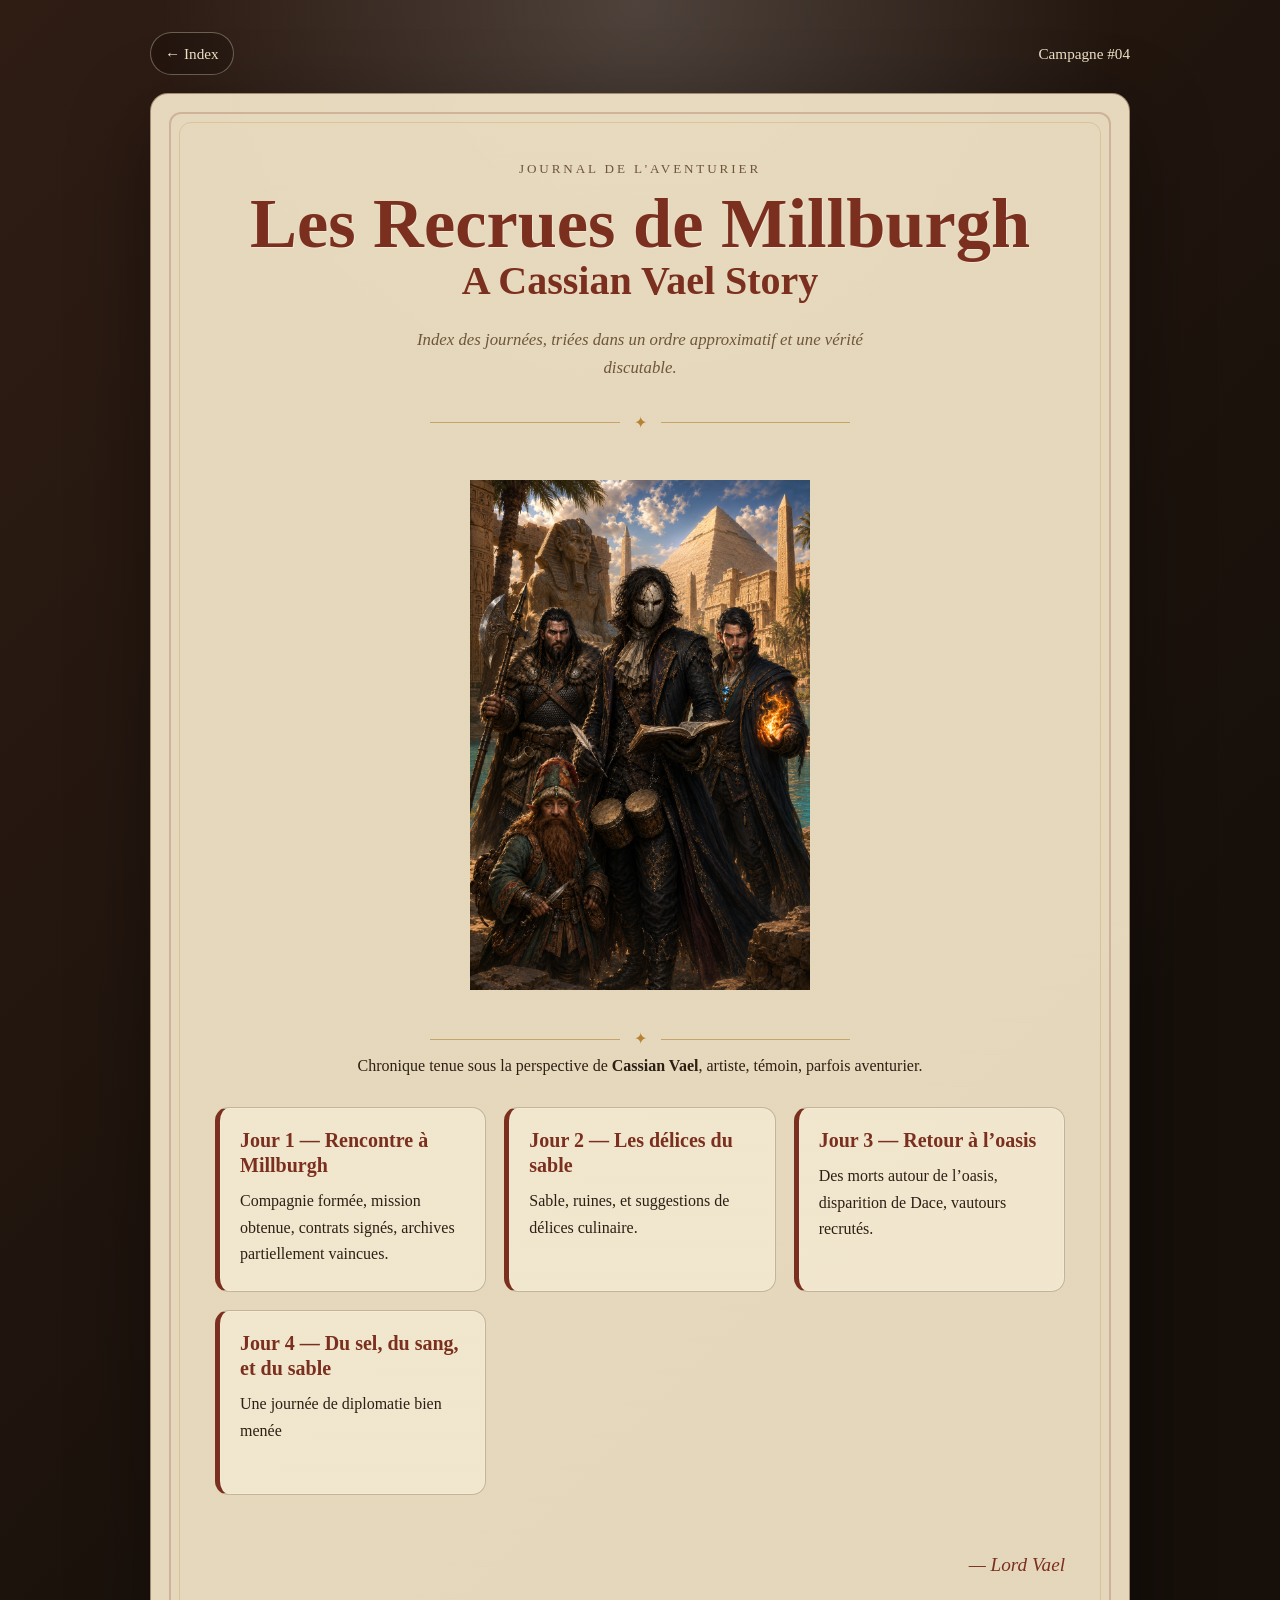
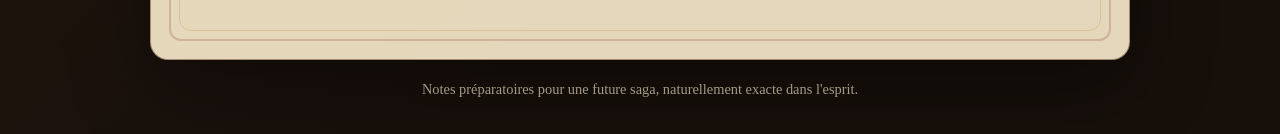
<file: index.html>
<!DOCTYPE html>
<html lang="fr">
<head>
  <meta charset="UTF-8" />
  <meta name="viewport" content="width=device-width, initial-scale=1.0" />
  <title>Journal de l&#x27;Aventurier — Cassian Vael</title>
  <link rel="stylesheet" href="assets/style.css" />
</head>
<body>
  <div class="site-shell">
    <nav class="top-nav" aria-label="Navigation principale">
      <a href="index.html">← Index</a>
      <span>Campagne #04</span>
    </nav>

    <main class="page">
      <header>
        <p class="kicker">Journal de l'Aventurier</p>
        <h1>Les Recrues de Millburgh</h1>
        <h2>A Cassian Vael Story</h2>
        <p class="subtitle">Index des journées, triées dans un ordre approximatif et une vérité discutable.</p>
        <div class="ornament">✦</div>
      </header>
      <section>
          <p style="text-align: center;">
            <img src="assets/Coverart2.png" alt="Cover Art" style="max-width: 40%; height: auto;">
          </p>
          <div class="ornament">✦</div>
      </section>

      <section>
  <p style="text-align: center;">Chronique tenue sous la perspective de <strong>Cassian Vael</strong>, artiste, témoin, parfois aventurier.</p>

  <div class="card-grid">
    <a class="day-card" href="jours/jour-01.html">
      <strong>Jour 1 — Rencontre à Millburgh</strong>
      <span>Compagnie formée, mission obtenue, contrats signés, archives partiellement vaincues.</span>
    </a>
<a class="day-card" href="jours/jour-02.html">
      <strong>Jour 2 — Les délices du sable</strong>
      <span>Sable, ruines, et suggestions de délices culinaire.</span>
    </a>
<a class="day-card" href="jours/jour-03.html">
      <strong>Jour 3 — Retour à l’oasis</strong>
      <span>Des morts autour de l’oasis, disparition de Dace, vautours recrutés.</span>
    </a>
<a class="day-card" href="jours/jour-04.html">
      <strong>Jour 4 — Du sel, du sang, et du sable</strong>
      <span>Une journée de diplomatie bien menée</span>
    </a>
  </div>
</section>

<p class="signature">— Lord Vael </p>
    </main>

    <footer>Notes préparatoires pour une future saga, naturellement exacte dans l'esprit.</footer>
  </div>
</body>
</html>
</file>
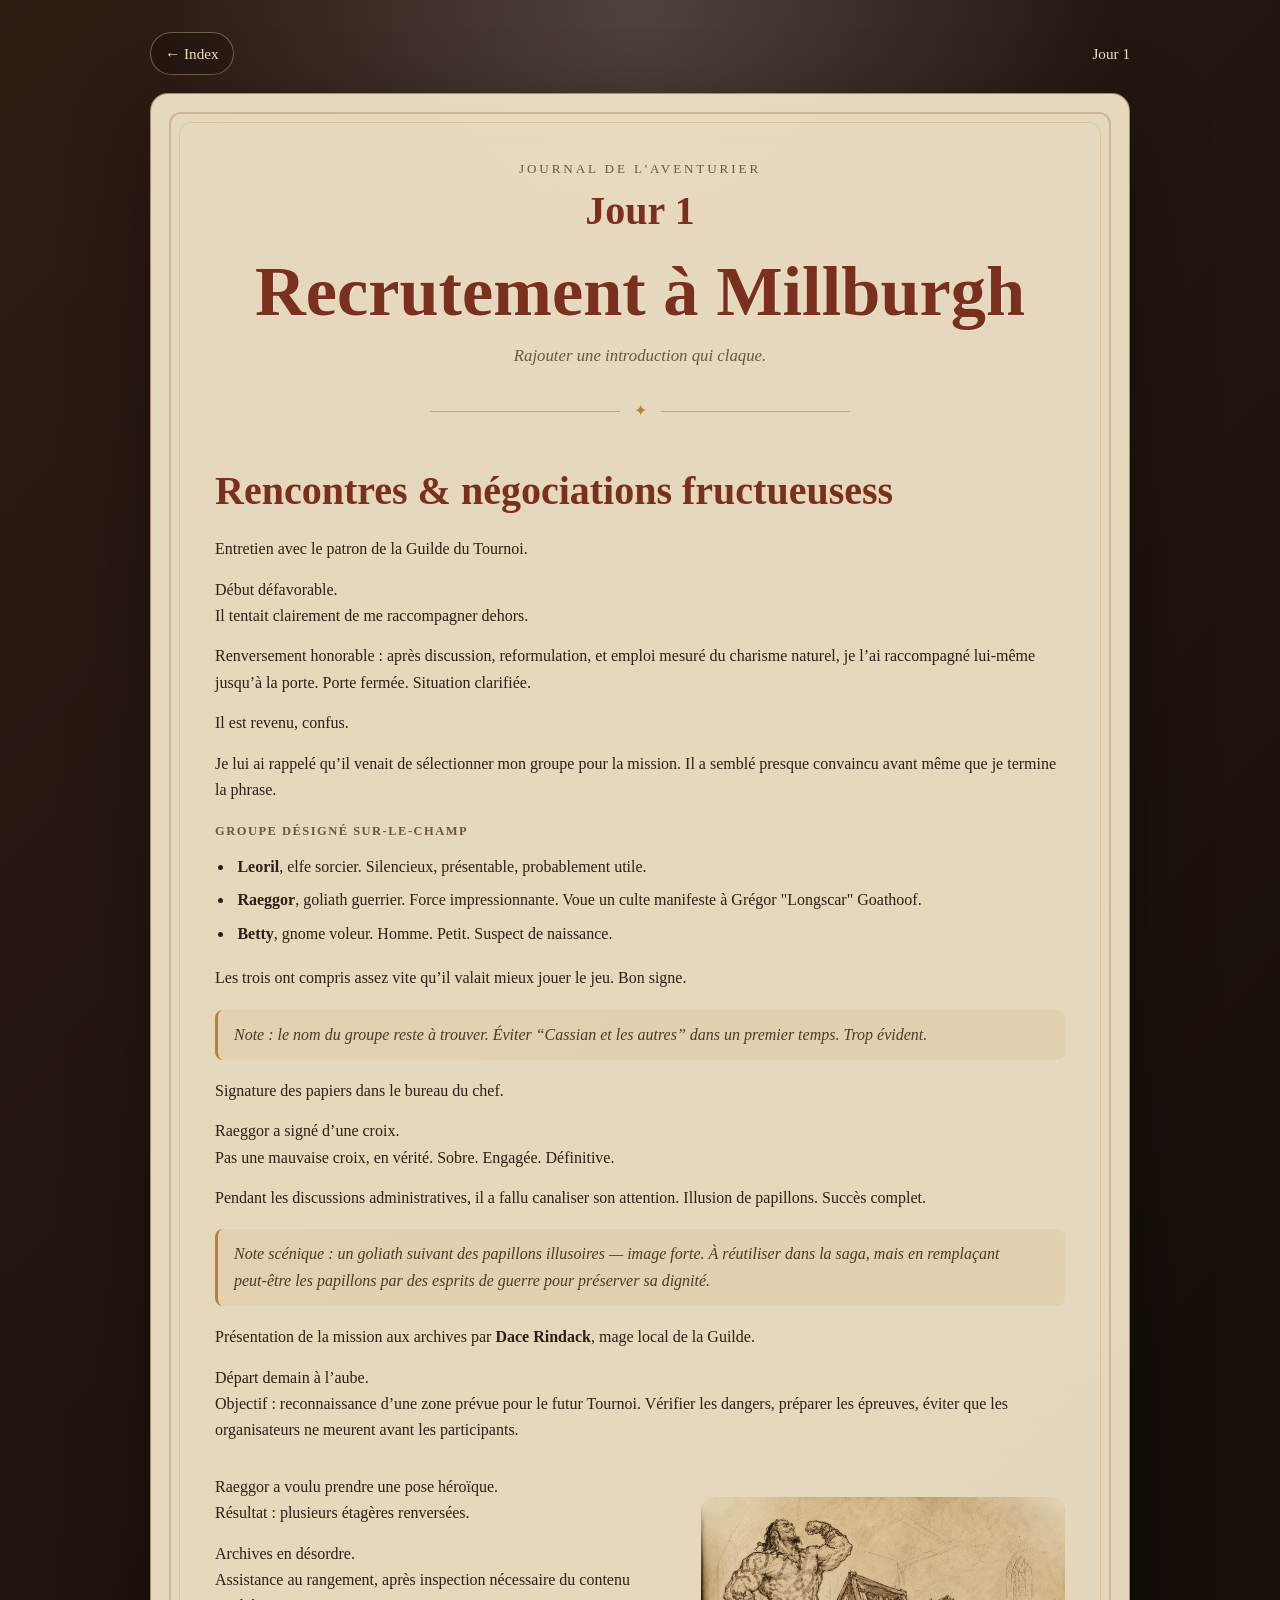
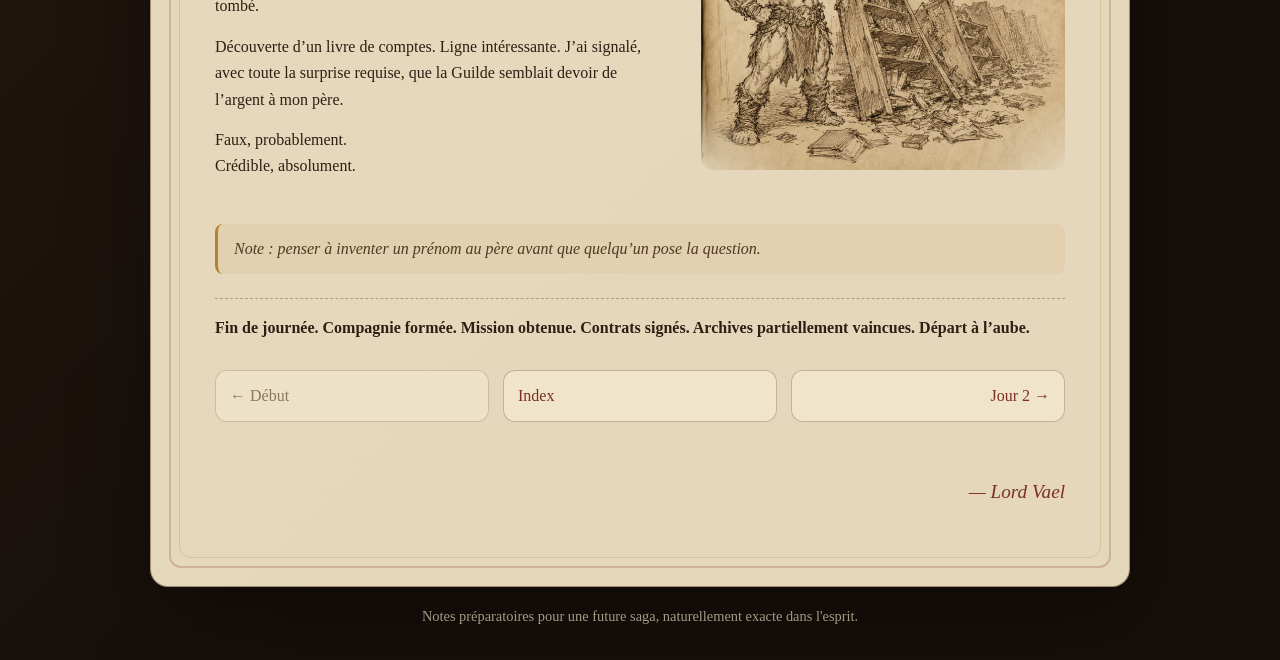
<file: jours/jour-01.html>
<!DOCTYPE html>
<html lang="fr">
<head>
  <meta charset="UTF-8" />
  <meta name="viewport" content="width=device-width, initial-scale=1.0" />
  <title>Jour 1 — Rencontre à Millburgh</title>
  <link rel="stylesheet" href="../assets/style.css" />
</head>
<body>
  <div class="site-shell">
    <nav class="top-nav" aria-label="Navigation principale">
      <a href="../index.html">← Index</a>
      <span>Jour 1</span>
    </nav>

    <main class="page">
      <header>
        <p class="kicker">Journal de l'Aventurier</p>
        <h2>Jour 1</h2>
        <h1>Recrutement à Millburgh</h1>
        <p class="subtitle">Rajouter une introduction qui claque.</p>
        <div class="ornament">✦</div>
      </header>

      <section class="day">
  <h2><strong>Rencontres & négociations fructueusess </strong></h2>
  <p>Entretien avec le patron de la Guilde du Tournoi.</p>

<p>Début défavorable.<br />
Il tentait clairement de me raccompagner dehors.</p>

<p>Renversement honorable : après discussion, reformulation, et emploi mesuré du charisme naturel, je l’ai raccompagné lui-même jusqu’à la porte. Porte fermée. Situation clarifiée.</p>

<p>Il est revenu, confus.</p>

<p>Je lui ai rappelé qu’il venait de sélectionner mon groupe pour la mission. Il a semblé presque convaincu avant même que je termine la phrase.</p>

<p class="beat">Groupe désigné sur-le-champ</p>
<ul>
  <li><strong>Leoril</strong>, elfe sorcier. Silencieux, présentable, probablement utile.</li>
  <li><strong>Raeggor</strong>, goliath guerrier. Force impressionnante. Voue un culte manifeste à Grégor "Longscar" Goathoof.</li>
  <li><strong>Betty</strong>, gnome voleur. Homme. Petit. Suspect de naissance.</li>
</ul>

<p>Les trois ont compris assez vite qu’il valait mieux jouer le jeu. Bon signe.</p>

<p class="note">Note : le nom du groupe reste à trouver. Éviter “Cassian et les autres” dans un premier temps. Trop évident.</p>

<p>Signature des papiers dans le bureau du chef.</p>

<p>Raeggor a signé d’une croix.<br />
Pas une mauvaise croix, en vérité. Sobre. Engagée. Définitive.</p>

<p>Pendant les discussions administratives, il a fallu canaliser son attention. Illusion de papillons. Succès complet.</p>

<p class="note">Note scénique : un goliath suivant des papillons illusoires — image forte. À réutiliser dans la saga, mais en remplaçant peut-être les papillons par des esprits de guerre pour préserver sa dignité.</p>

<p>Présentation de la mission aux archives par <strong>Dace Rindack</strong>, mage local de la Guilde.</p>

<p>Départ demain à l’aube.<br />
Objectif : reconnaissance d’une zone prévue pour le futur Tournoi. Vérifier les dangers, préparer les épreuves, éviter que les organisateurs ne meurent avant les participants.</p>

<div class="journal-split">
  
  <div class="journal-texte">
    <p>Raeggor a voulu prendre une pose héroïque.<br />
    Résultat : plusieurs étagères renversées.</p>

    <p>Archives en désordre.<br />
    Assistance au rangement, après inspection nécessaire du contenu tombé.</p>

    <p>Découverte d’un livre de comptes. Ligne intéressante. J’ai signalé, avec toute la surprise requise, que la Guilde semblait devoir de l’argent à mon père.</p>

    <p>Faux, probablement.<br />
    Crédible, absolument.</p>
  </div>

  <div class="journal-image">
    <img src="../assets/Shelves.png" alt="Illustration des archives en désordre">
  </div>

</div>

<p class="note">Note : penser à inventer un prénom au père avant que quelqu’un pose la question.</p>

<p class="closing">Fin de journée. Compagnie formée. Mission obtenue. Contrats signés. Archives partiellement vaincues. Départ à l’aube.</p>
</section>

<nav class="bottom-nav" aria-label="Navigation entre les journées">
  <span class="prev">← Début</span>
  <a href="../index.html">Index</a>
  <a class="next" href="jour-02.html">Jour 2 →</a>
</nav>

<p class="signature">— Lord Vael</p>
    </main>

    <footer>Notes préparatoires pour une future saga, naturellement exacte dans l'esprit.</footer>
  </div>
</body>
</html>
</file>
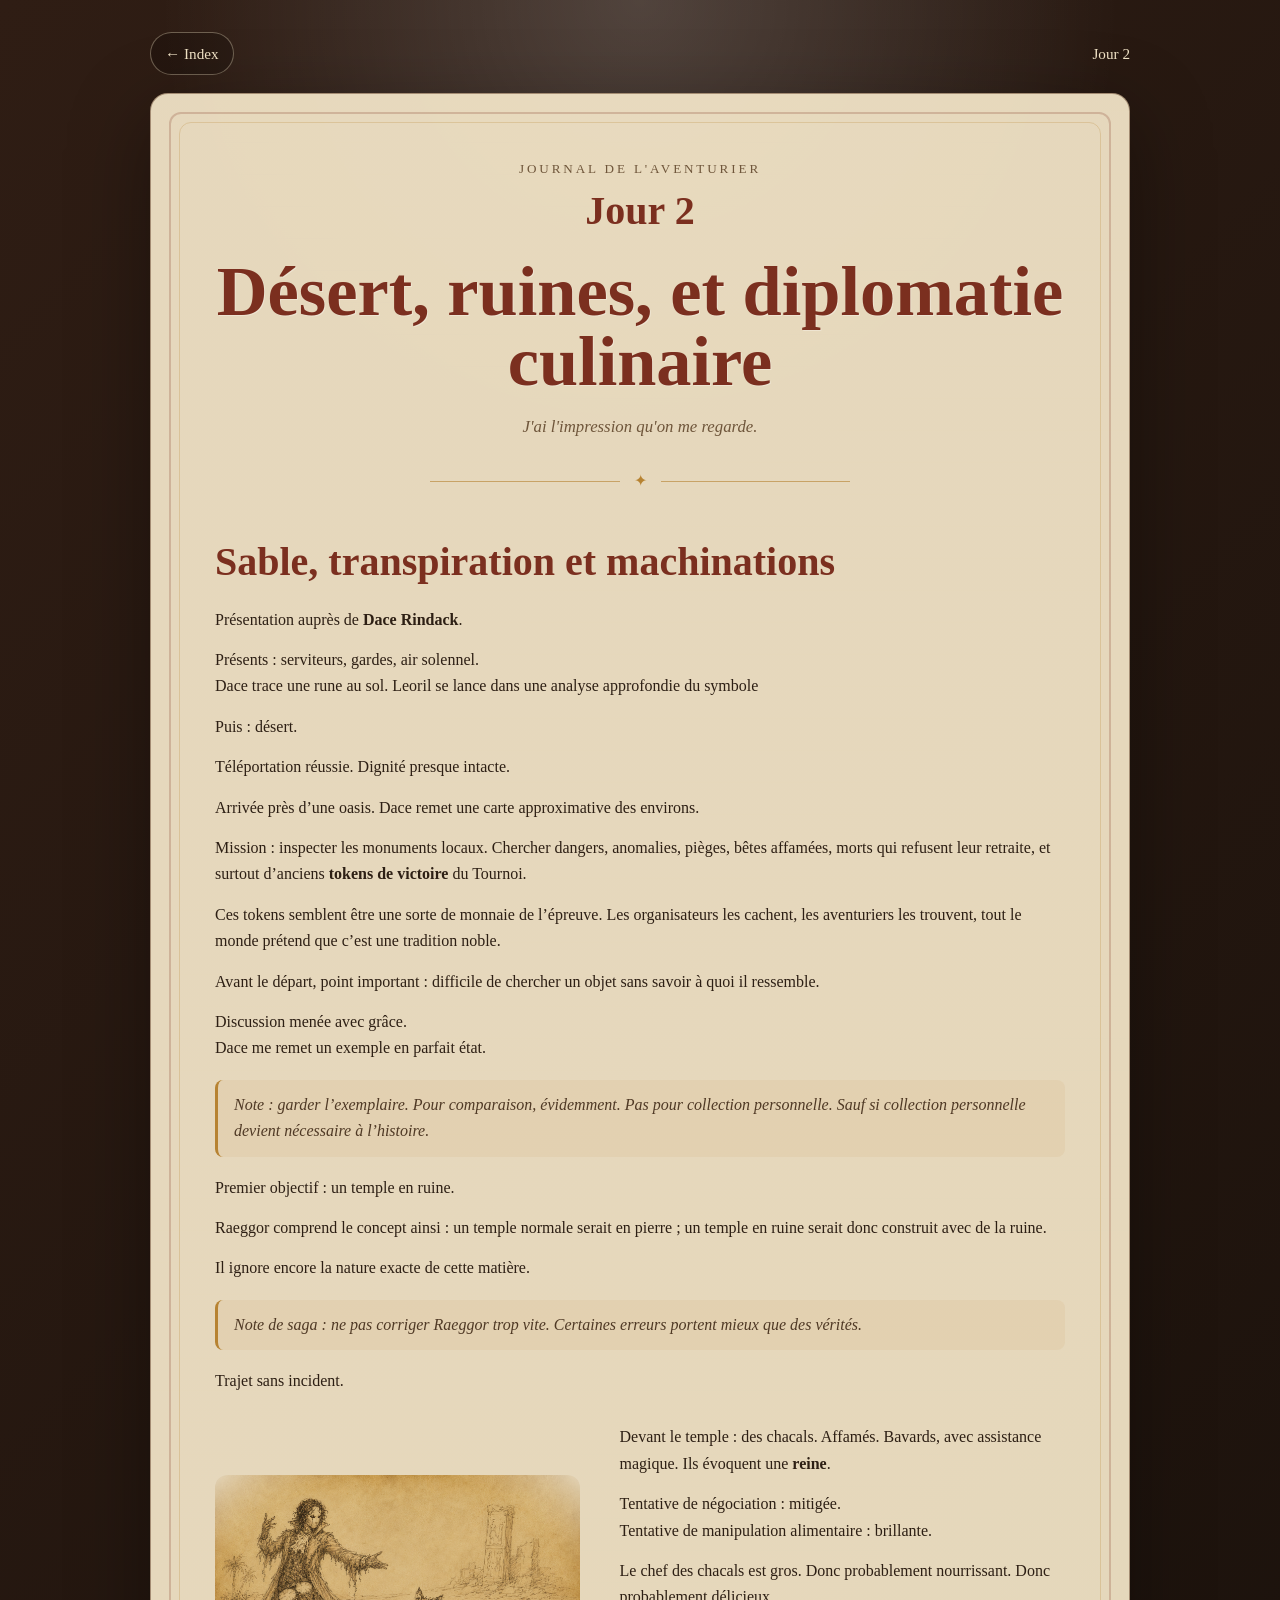
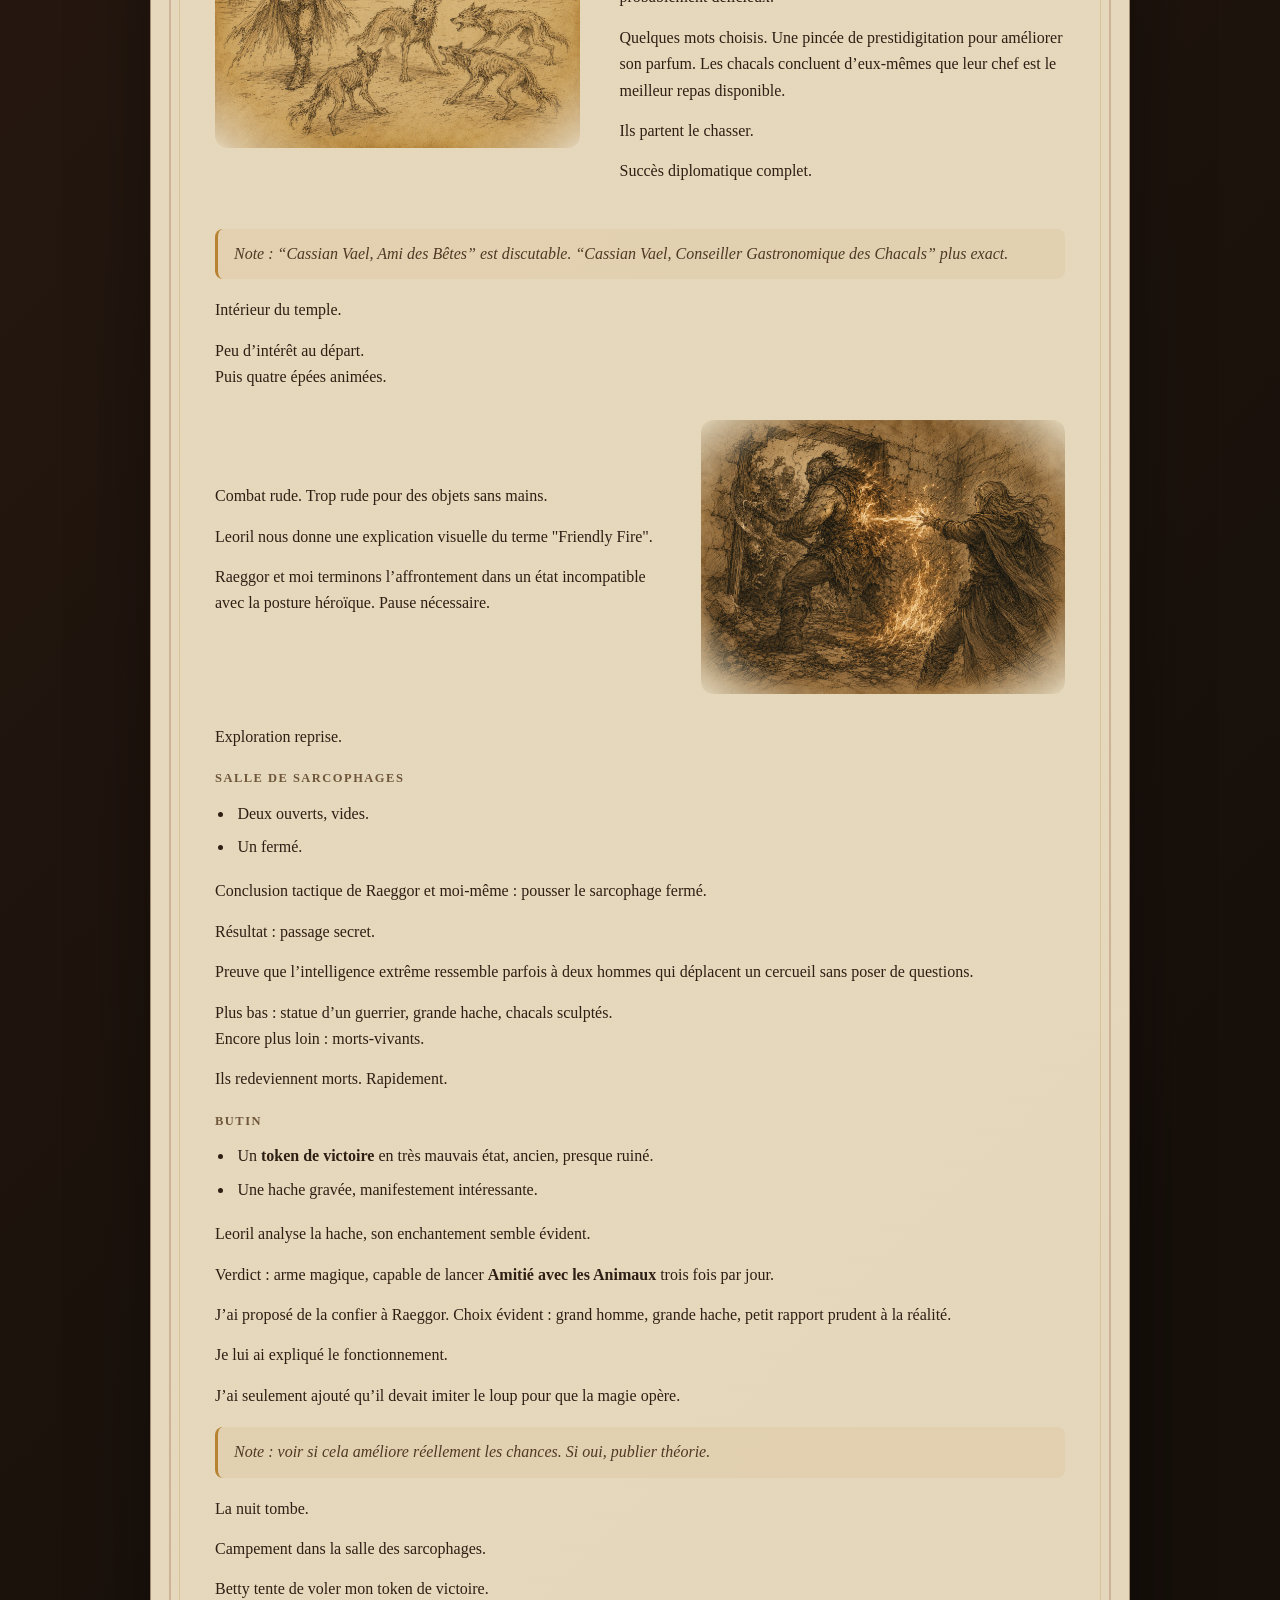
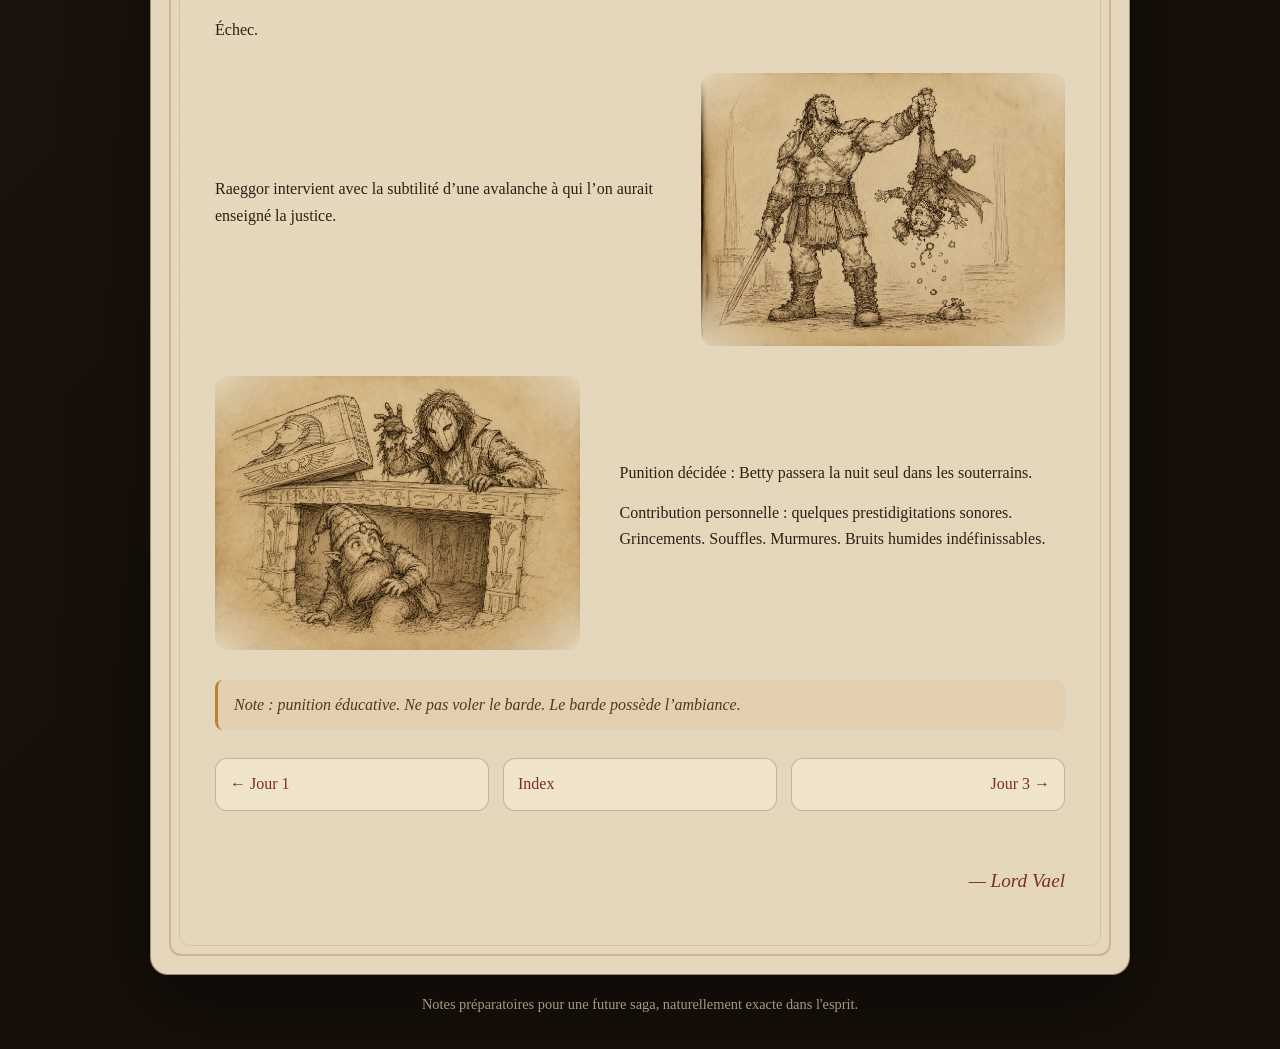
<file: jours/jour-02.html>
<!DOCTYPE html>
<html lang="fr">
<head>
  <meta charset="UTF-8" />
  <meta name="viewport" content="width=device-width, initial-scale=1.0" />
  <title>Jour 2 — Les délices du sable</title>
  <link rel="stylesheet" href="../assets/style.css" />
</head>
<body>
  <div class="site-shell">
    <nav class="top-nav" aria-label="Navigation principale">
      <a href="../index.html">← Index</a>
      <span>Jour 2</span>
    </nav>

    <main class="page">
      <header>
        <p class="kicker">Journal de l'Aventurier</p>
        <h2>Jour 2</h2>
        <h1>Désert, ruines, et diplomatie culinaire</h1>
        <p class="subtitle">J'ai l'impression qu'on me regarde.</p>
        <div class="ornament">✦</div>
      </header>

      <section class="day">
  <h2><strong>Sable, transpiration et machinations </strong></h2>
  <p>Présentation auprès de <strong>Dace Rindack</strong>.</p>

<p>Présents : serviteurs, gardes, air solennel.<br />
Dace trace une rune au sol. Leoril se lance dans une analyse approfondie du symbole</p>

<p>Puis : désert.</p>

<p>Téléportation réussie. Dignité presque intacte.</p>

<p>Arrivée près d’une oasis. Dace remet une carte approximative des environs.</p>

<p>Mission : inspecter les monuments locaux. Chercher dangers, anomalies, pièges, bêtes affamées, morts qui refusent leur retraite, et surtout d’anciens <strong>tokens de victoire</strong> du Tournoi.</p>

<p>Ces tokens semblent être une sorte de monnaie de l’épreuve. Les organisateurs les cachent, les aventuriers les trouvent, tout le monde prétend que c’est une tradition noble.</p>

<p>Avant le départ, point important : difficile de chercher un objet sans savoir à quoi il ressemble.</p>

<p>Discussion menée avec grâce.<br />
Dace me remet un exemple en parfait état.</p>

<p class="note">Note : garder l’exemplaire. Pour comparaison, évidemment. Pas pour collection personnelle. Sauf si collection personnelle devient nécessaire à l’histoire.</p>

<p>Premier objectif : un temple en ruine.</p>

<p>Raeggor comprend le concept ainsi : un temple normale serait en pierre ; un temple en ruine serait donc construit avec de la ruine.</p>

<p>Il ignore encore la nature exacte de cette matière.</p>

<p class="note">Note de saga : ne pas corriger Raeggor trop vite. Certaines erreurs portent mieux que des vérités.</p>

<p>Trajet sans incident.</p>

  <div class="journal-split">
    <div class="journal-image">
       <img src="../assets/jackals.png" alt="Cassian et les bêtes">
    </div>
    <div class="journal-texte">
        <p>Devant le temple : des chacals. Affamés. Bavards, avec assistance magique. Ils évoquent une <strong>reine</strong>.</p>
        
        <p>Tentative de négociation : mitigée.<br />
        Tentative de manipulation alimentaire : brillante.</p>
        
        <p>Le chef des chacals est gros. Donc probablement nourrissant. Donc probablement délicieux.</p>
        
        <p>Quelques mots choisis. Une pincée de prestidigitation pour améliorer son parfum. Les chacals concluent d’eux-mêmes que leur chef est le meilleur repas disponible.</p>
        
        <p>Ils partent le chasser.</p>
        
        <p>Succès diplomatique complet.</p>
    </div>
</div>

<p class="note">Note : “Cassian Vael, Ami des Bêtes” est discutable. “Cassian Vael, Conseiller Gastronomique des Chacals” plus exact.</p>

<p>Intérieur du temple.</p>

<p>Peu d’intérêt au départ.<br />
Puis quatre épées animées.</p>

  <div class="journal-split">
  
    <div class="journal-texte">

        <p>Combat rude. Trop rude pour des objets sans mains.</p>
        <p>Leoril nous donne une explication visuelle du terme "Friendly Fire".</p>
        <p>Raeggor et moi terminons l’affrontement dans un état incompatible avec la posture héroïque. Pause nécessaire.</p>
      
    </div>
    <div class="journal-image">
       <img src="../assets/FriendlyFire.png" alt="Le feu ça brûle">
    </div>
   </div>     


<p>Exploration reprise.</p>

<p class="beat">Salle de sarcophages</p>
<ul>
  <li>Deux ouverts, vides.</li>
  <li>Un fermé.</li>
</ul>

<p>Conclusion tactique de Raeggor et moi-même : pousser le sarcophage fermé.</p>

<p>Résultat : passage secret.</p>

<p>Preuve que l’intelligence extrême ressemble parfois à deux hommes qui déplacent un cercueil sans poser de questions.</p>

<p>Plus bas : statue d’un guerrier, grande hache, chacals sculptés.<br />
Encore plus loin : morts-vivants.</p>

<p>Ils redeviennent morts. Rapidement.</p>

<p class="beat">Butin</p>
<ul>
  <li>Un <strong>token de victoire</strong> en très mauvais état, ancien, presque ruiné.</li>
  <li>Une hache gravée, manifestement intéressante.</li>
</ul>

<p>Leoril analyse la hache, son enchantement semble évident.</p>

<p>Verdict : arme magique, capable de lancer <strong>Amitié avec les Animaux</strong> trois fois par jour.</p>

<p>J’ai proposé de la confier à Raeggor. Choix évident : grand homme, grande hache, petit rapport prudent à la réalité.</p>

<p>Je lui ai expliqué le fonctionnement.</p>

<p>J’ai seulement ajouté qu’il devait imiter le loup pour que la magie opère.</p>

<p class="note">Note : voir si cela améliore réellement les chances. Si oui, publier théorie.</p>

<p>La nuit tombe.</p>

<p>Campement dans la salle des sarcophages.</p>

<p>Betty tente de voler mon token de victoire.</p>

<p>Échec.</p>

<div class="journal-split"> 
    <div class="journal-texte">
      <p>Raeggor intervient avec la subtilité d’une avalanche à qui l’on aurait enseigné la justice.</p>
    </div>
    <div class="journal-image">
       <img src="../assets/ShakeUp.png" alt="Shakedown">
    </div>
</div>     
    


<div class="journal-split"> 
    <div class="journal-image">
       <img src="../assets/Fear.png" alt="Scary Night">
    </div>
    <div class="journal-texte">
      <p>Punition décidée : Betty passera la nuit seul dans les souterrains.</p>

      <p>Contribution personnelle : quelques prestidigitations sonores. Grincements. Souffles. Murmures. Bruits humides indéfinissables.</p>
    </div>
</div>     


<p class="note">Note : punition éducative. Ne pas voler le barde. Le barde possède l’ambiance.</p>
</section>

<nav class="bottom-nav" aria-label="Navigation entre les journées">
  <a class="prev" href="jour-01.html">← Jour 1</a>
  <a href="../index.html">Index</a>
  <a class="next" href="jour-03.html">Jour 3 →</a>
</nav>

<p class="signature">— Lord Vael</p>
    </main>

    <footer>Notes préparatoires pour une future saga, naturellement exacte dans l'esprit.</footer>
  </div>
</body>
</html>
</file>
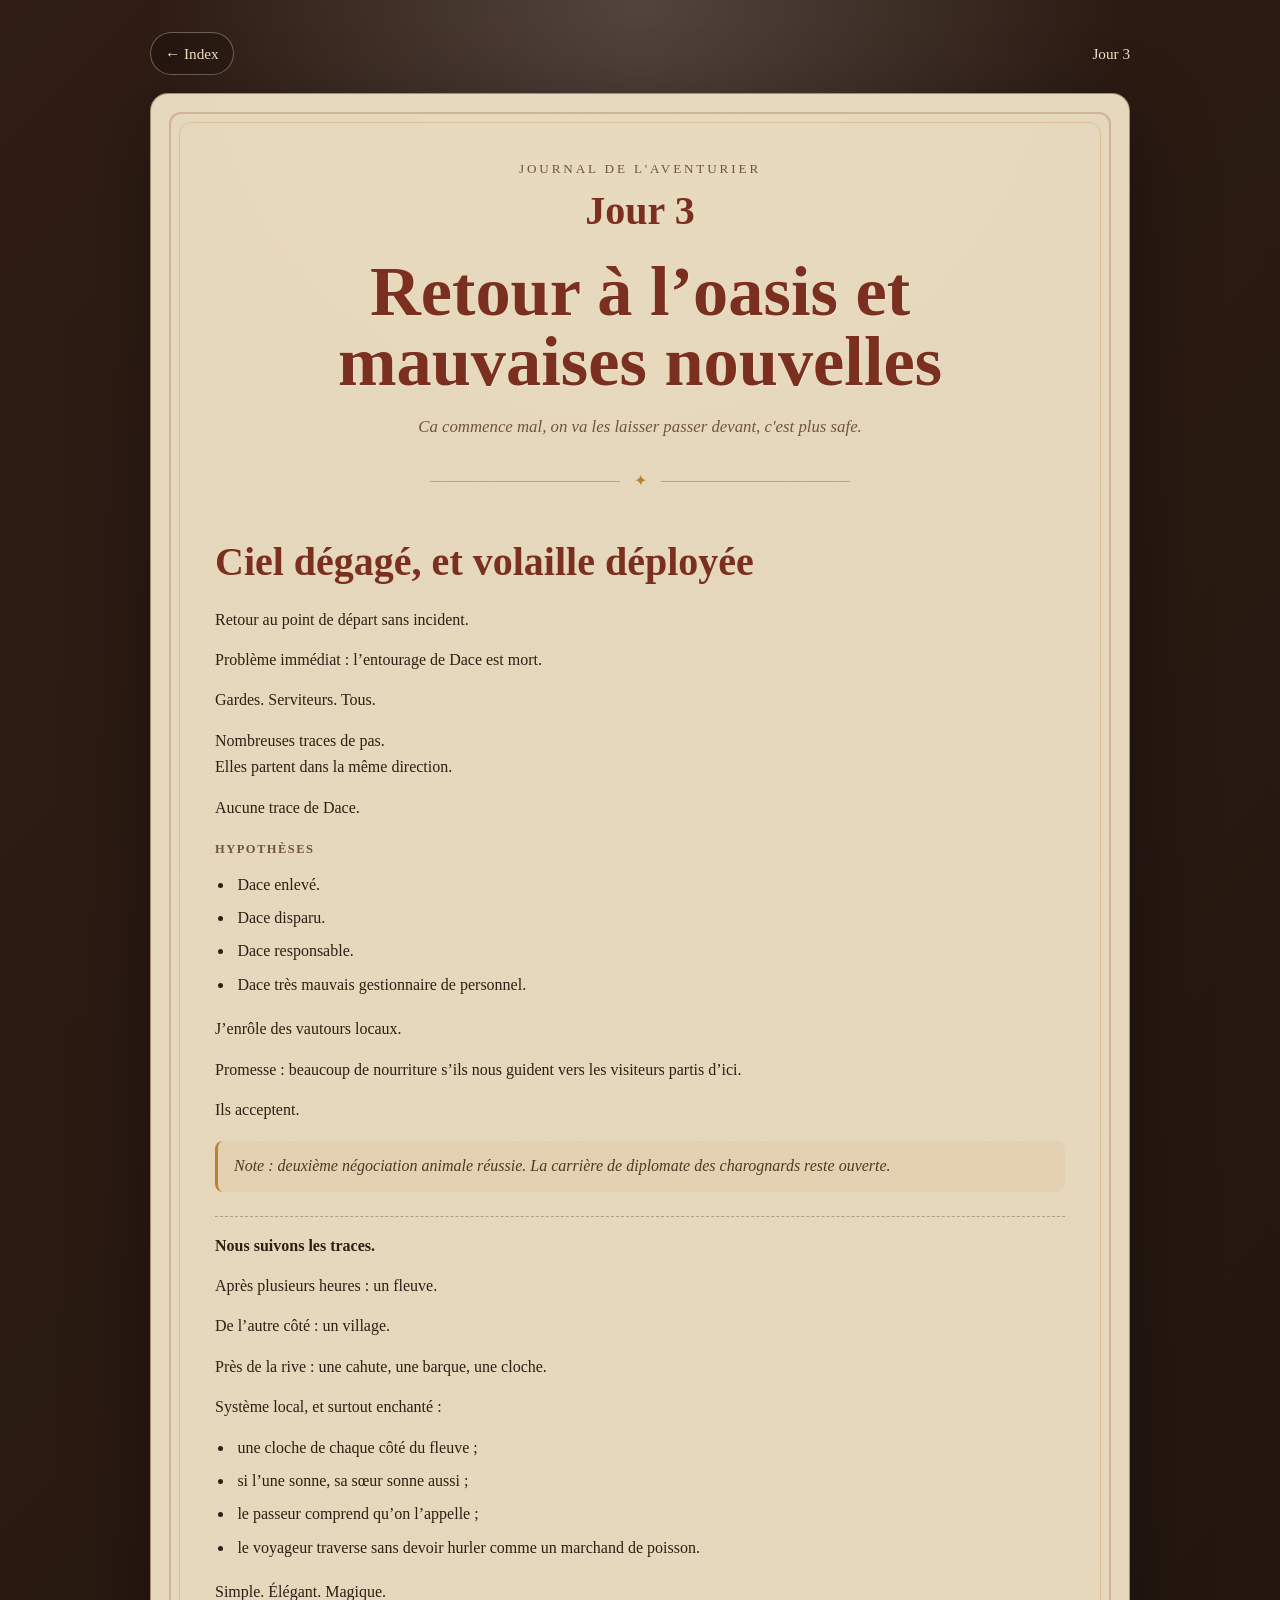
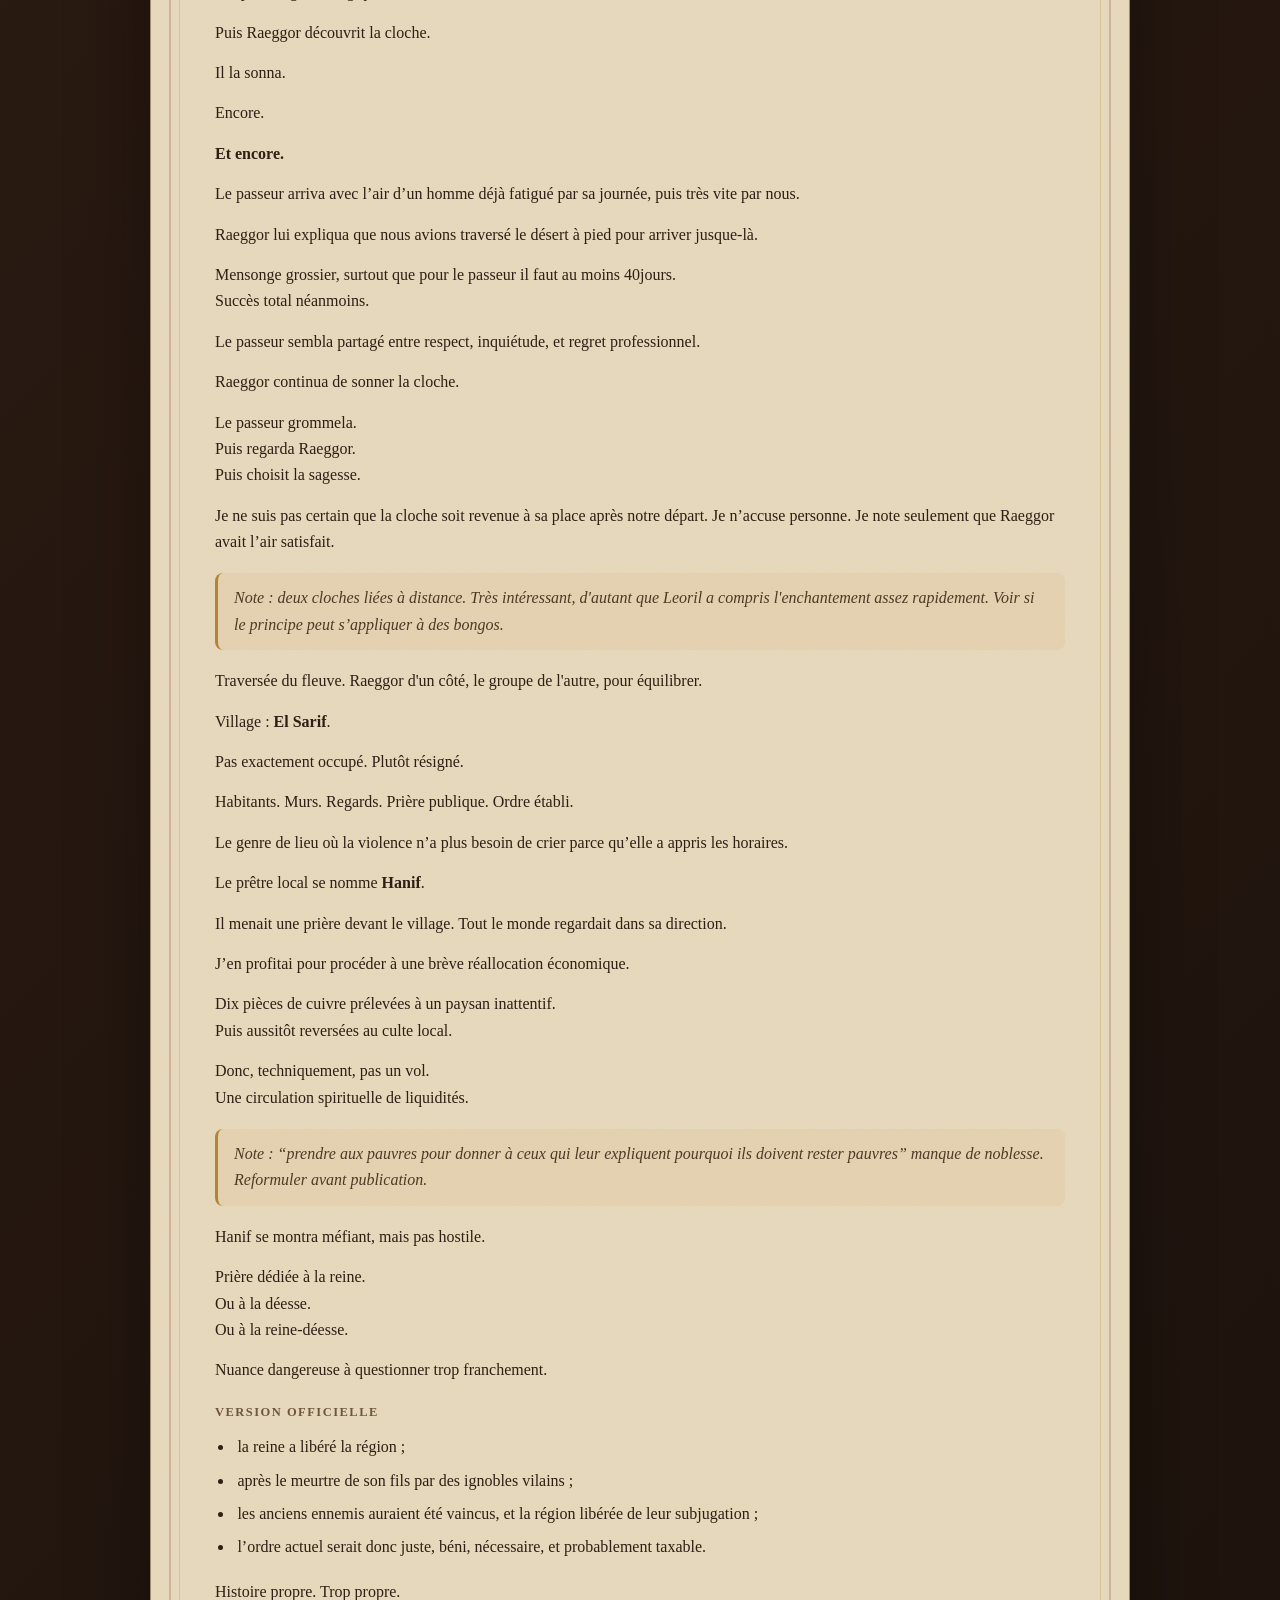
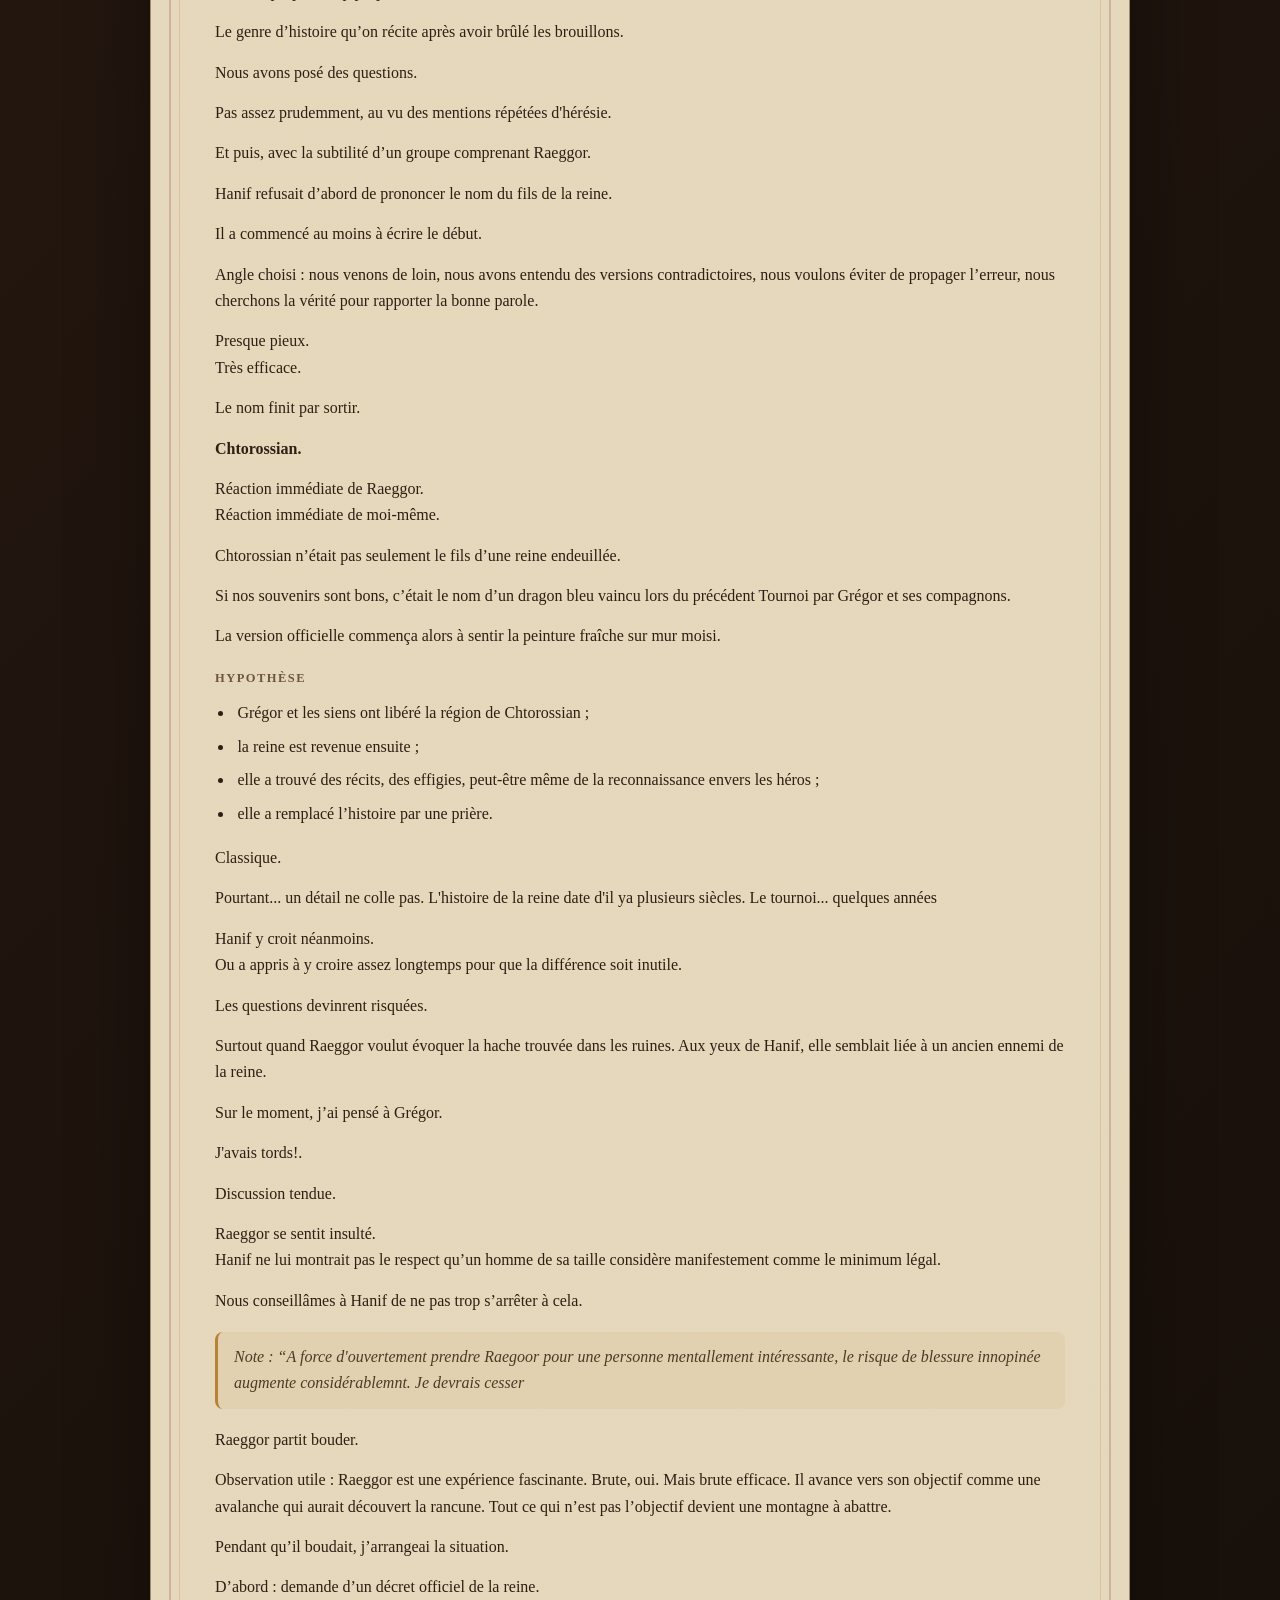
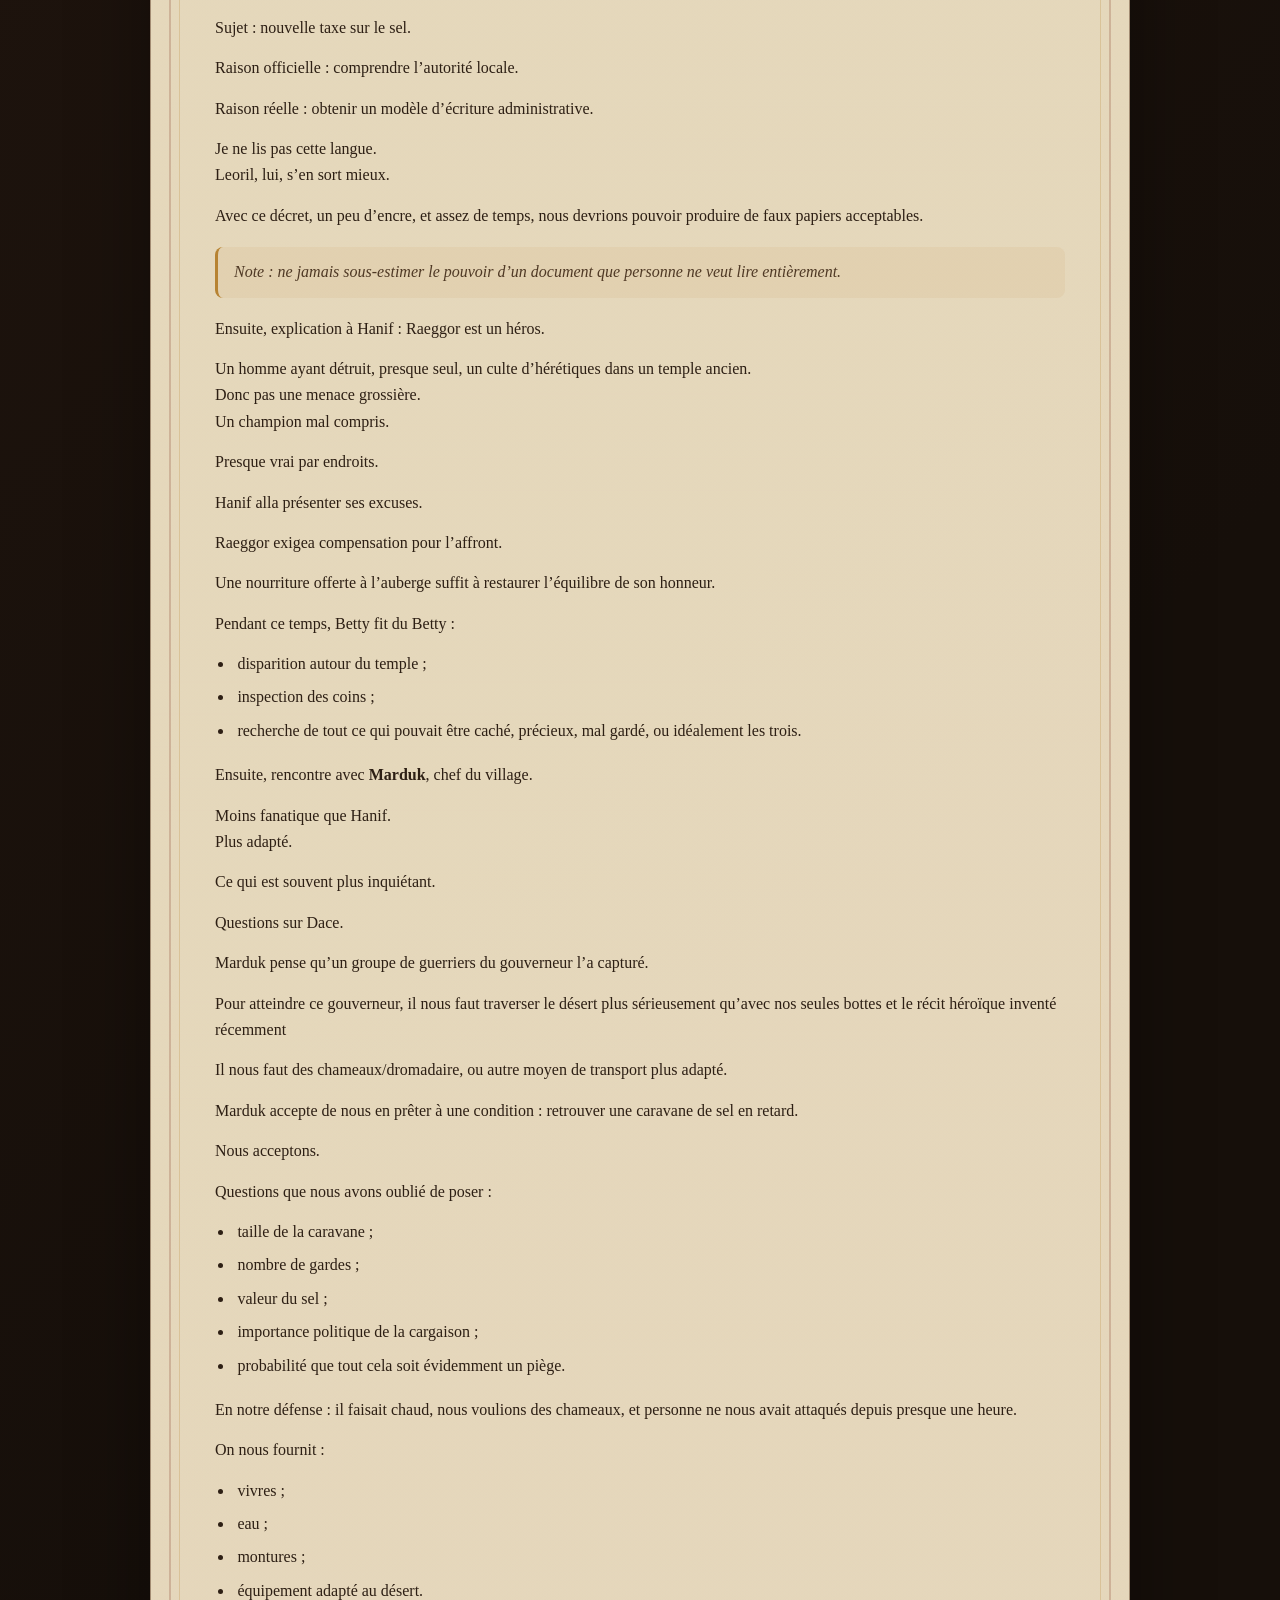
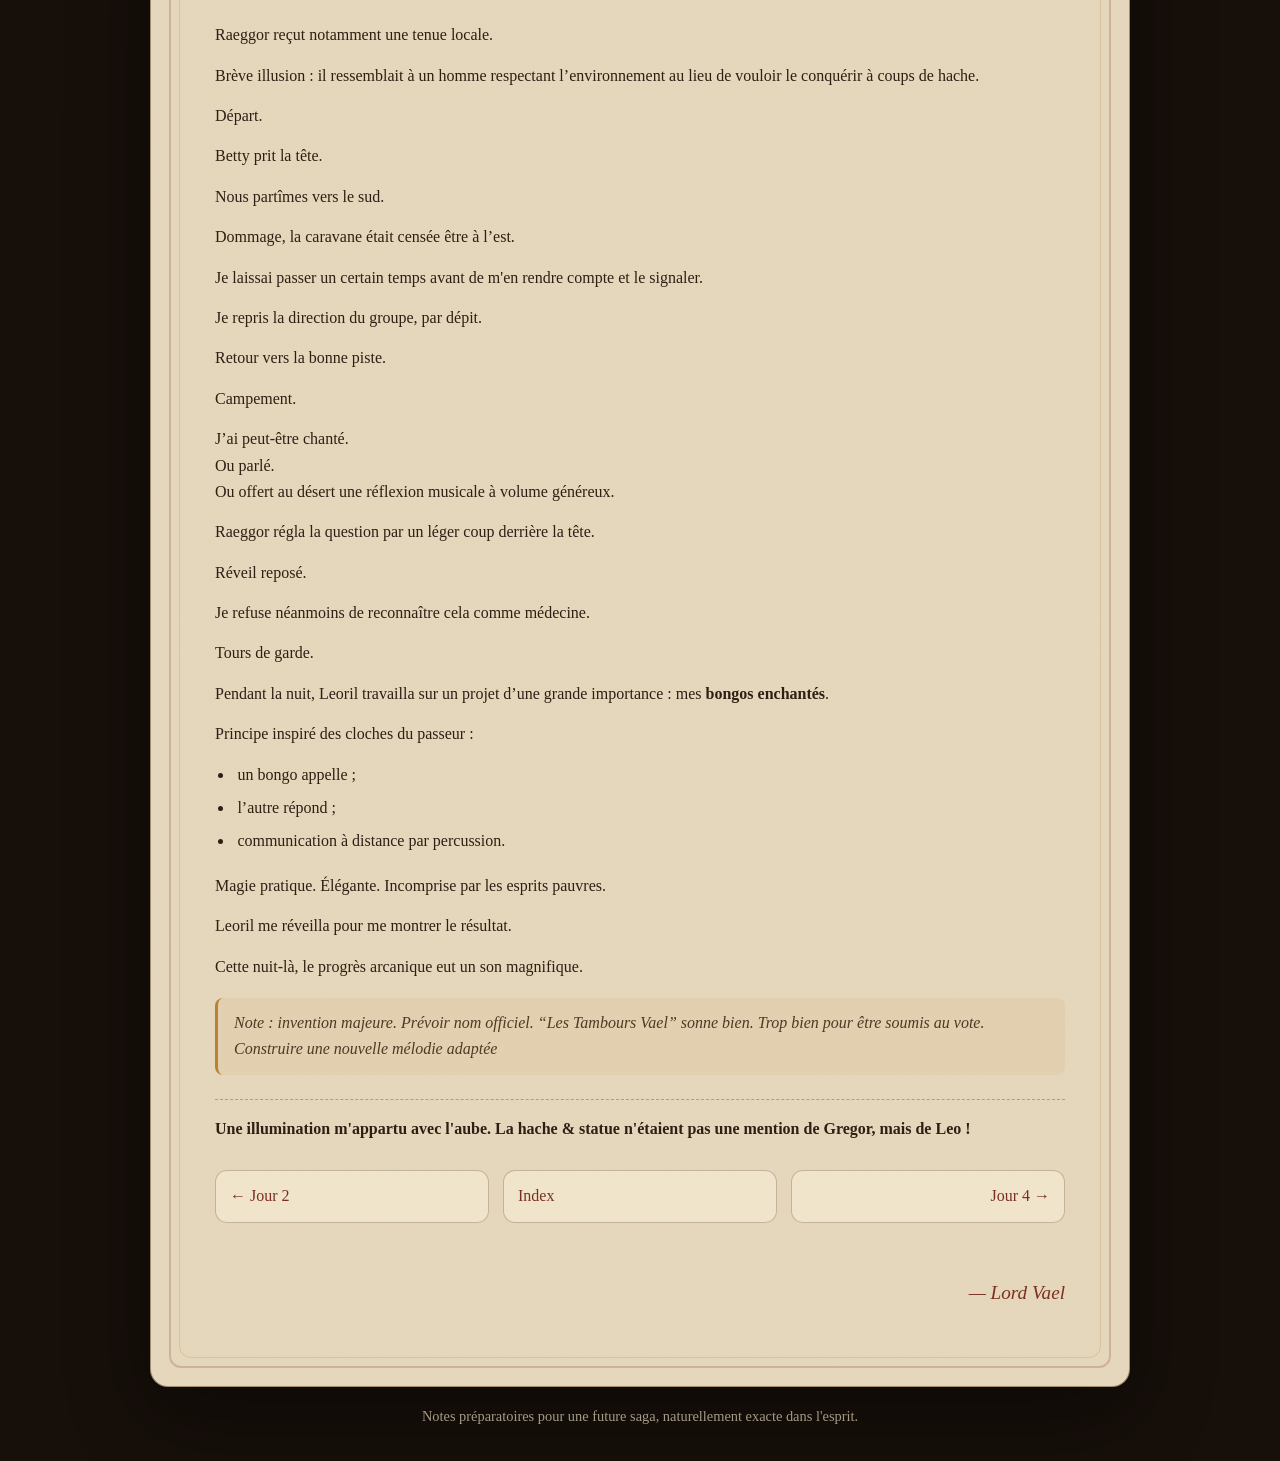
<file: jours/jour-03.html>
<!DOCTYPE html>
<html lang="fr">
<head>
  <meta charset="UTF-8" />
  <meta name="viewport" content="width=device-width, initial-scale=1.0" />
  <title>Jour 3 — Retour à l’oasis et mauvaises nouvelles</title>
  <link rel="stylesheet" href="../assets/style.css" />
</head>
<body>
  <div class="site-shell">
    <nav class="top-nav" aria-label="Navigation principale">
      <a href="../index.html">← Index</a>
      <span>Jour 3</span>
    </nav>

    <main class="page">
      <header>
        <p class="kicker">Journal de l'Aventurier</p>
        <h2> Jour 3</h2>
        <h1>Retour à l’oasis et mauvaises nouvelles</h1>
        <p class="subtitle">Ca commence mal, on va les laisser passer devant, c'est plus safe.</p>
        <div class="ornament">✦</div>
      </header>

      <section class="day">
  <h2><strong>Ciel dégagé, et volaille déployée</strong></h2>
  <p>Retour au point de départ sans incident.</p>

<p>Problème immédiat : l’entourage de Dace est mort.</p>

<p>Gardes. Serviteurs. Tous.</p>

<p>Nombreuses traces de pas.<br />
Elles partent dans la même direction.</p>

<p>Aucune trace de Dace.</p>

<p class="beat">Hypothèses</p>
<ul>
  <li>Dace enlevé.</li>
  <li>Dace disparu.</li>
  <li>Dace responsable.</li>
  <li>Dace très mauvais gestionnaire de personnel.</li>
</ul>

<p>J’enrôle des vautours locaux.</p>

<p>Promesse : beaucoup de nourriture s’ils nous guident vers les visiteurs partis d’ici.</p>

<p>Ils acceptent.</p>

<p class="note">Note : deuxième négociation animale réussie. La carrière de diplomate des charognards reste ouverte.</p>

<p class="closing">Nous suivons les traces.</p>
</section>
<section>
       <p>Après plusieurs heures : un fleuve.</p>

        <p>De l’autre côté : un village.</p>

        <p>Près de la rive : une cahute, une barque, une cloche.</p>

        <p>Système local, et surtout enchanté :</p>
        <ul>
          <li>une cloche de chaque côté du fleuve ;</li>
          <li>si l’une sonne, sa sœur sonne aussi ;</li>
          <li>le passeur comprend qu’on l’appelle ;</li>
          <li>le voyageur traverse sans devoir hurler comme un marchand de poisson.</li>
        </ul>

        <p>Simple. Élégant. Magique.</p>

        <p>Puis Raeggor découvrit la cloche.</p>

        <p>Il la sonna.</p>

        <p><italic>Encore.</italic></p>

        <p><strong><italic>Et encore.</italic></strong></p>

        <p>Le passeur arriva avec l’air d’un homme déjà fatigué par sa journée, puis très vite par nous.</p>

        <p>Raeggor lui expliqua que nous avions traversé le désert à pied pour arriver jusque-là.</p>

        <p>Mensonge grossier, surtout que pour le passeur il faut au moins 40jours.<br>
        Succès total néanmoins.</p>

        <p>Le passeur sembla partagé entre respect, inquiétude, et regret professionnel.</p>

        <p>Raeggor continua de sonner la cloche.</p>

        <p>Le passeur grommela.<br>
        Puis regarda Raeggor.<br>
        Puis choisit la sagesse.</p>

        <p>Je ne suis pas certain que la cloche soit revenue à sa place après notre départ. Je n’accuse personne. Je note seulement que Raeggor avait l’air satisfait.</p>

        <p class="note">Note : deux cloches liées à distance. Très intéressant, d'autant que Leoril a compris l'enchantement assez rapidement. Voir si le principe peut s’appliquer à des bongos.</p>

        <p>Traversée du fleuve. Raeggor d'un côté, le groupe de l'autre, pour équilibrer.</p>

        <p>Village : <strong>El Sarif</strong>.</p>

        <p>Pas exactement occupé. Plutôt résigné.</p>

        <p>Habitants. Murs. Regards. Prière publique. Ordre établi.</p>

        <p>Le genre de lieu où la violence n’a plus besoin de crier parce qu’elle a appris les horaires.</p>

        <p>Le prêtre local se nomme <strong>Hanif</strong>.</p>

        <p>Il menait une prière devant le village. Tout le monde regardait dans sa direction.</p>

        <p>J’en profitai pour procéder à une brève réallocation économique.</p>

        <p>Dix pièces de cuivre prélevées à un paysan inattentif.<br>
        Puis aussitôt reversées au culte local.</p>

        <p>Donc, techniquement, pas un vol.<br>
        Une circulation spirituelle de liquidités.</p>

        <p class="note">Note : “prendre aux pauvres pour donner à ceux qui leur expliquent pourquoi ils doivent rester pauvres” manque de noblesse. Reformuler avant publication.</p>

        <p>Hanif se montra méfiant, mais pas hostile.</p>

        <p>Prière dédiée à la reine.<br>
        Ou à la déesse.<br>
        Ou à la reine-déesse.</p>

        <p>Nuance dangereuse à questionner trop franchement.</p>

        <p class="beat">Version officielle</p>
        <ul>
          <li>la reine a libéré la région ;</li>
          <li>après le meurtre de son fils par des ignobles vilains ;</li>
          <li>les anciens ennemis auraient été vaincus, et la région libérée de leur subjugation ;</li>
          <li>l’ordre actuel serait donc juste, béni, nécessaire, et probablement taxable.</li>
        </ul>

        <p>Histoire propre. Trop propre.</p>

        <p>Le genre d’histoire qu’on récite après avoir brûlé les brouillons.</p>

        <p>Nous avons posé des questions.</p>

        <p>Pas assez prudemment, au vu des mentions répétées d'hérésie.</p>

        <p>Et puis, avec la subtilité d’un groupe comprenant Raeggor.</p>

        <p>Hanif refusait d’abord de prononcer le nom du fils de la reine.</p>
        <p>Il a commencé au moins à écrire le début.</p>
  
        <p>Angle choisi : nous venons de loin, nous avons entendu des versions contradictoires, nous voulons éviter de propager l’erreur, nous cherchons la vérité pour rapporter la bonne parole.</p>

        <p>Presque pieux.<br>
        Très efficace.</p>

        <p>Le nom finit par sortir.</p>

        <p><strong>Chtorossian.</strong></p>

        <p>Réaction immédiate de Raeggor.<br>
        Réaction immédiate de moi-même.</p>

        <p>Chtorossian n’était pas seulement le fils d’une reine endeuillée.</p>

        <p>Si nos souvenirs sont bons, c’était le nom d’un dragon bleu vaincu lors du précédent Tournoi par Grégor et ses compagnons.</p>

        <p>La version officielle commença alors à sentir la peinture fraîche sur mur moisi.</p>

        <p class="beat">Hypothèse</p>
        <ul>
          <li>Grégor et les siens ont libéré la région de Chtorossian ;</li>
          <li>la reine est revenue ensuite ;</li>
          <li>elle a trouvé des récits, des effigies, peut-être même de la reconnaissance envers les héros ;</li>
          <li>elle a remplacé l’histoire par une prière.</li>
        </ul>

        <p>Classique.</p>
        <p>Pourtant... un détail ne colle pas. L'histoire de la reine date d'il ya plusieurs siècles. Le tournoi... quelques années</p>

        <p>Hanif y croit néanmoins.<br>
        Ou a appris à y croire assez longtemps pour que la différence soit inutile.</p>

        <p>Les questions devinrent risquées.</p>

        <p>Surtout quand Raeggor voulut évoquer la hache trouvée dans les ruines. Aux yeux de Hanif, elle semblait liée à un ancien ennemi de la reine.</p>

        <p>Sur le moment, j’ai pensé à Grégor.</p>

        <p><italic>J'avais tords!.</italic></p>

        <p>Discussion tendue.</p>

        <p>Raeggor se sentit insulté.<br>
        Hanif ne lui montrait pas le respect qu’un homme de sa taille considère manifestement comme le minimum légal.</p>

        <p>Nous conseillâmes à Hanif de ne pas trop s’arrêter à cela.</p>
  
        <p class="note">Note : “A force d'ouvertement prendre Raegoor pour une personne mentallement intéressante, le risque de blessure innopinée augmente considérablemnt. Je devrais cesser</p>

        <p>Raeggor partit bouder.</p>

        <p>Observation utile : Raeggor est une expérience fascinante. Brute, oui. Mais brute efficace. Il avance vers son objectif comme une avalanche qui aurait découvert la rancune. Tout ce qui n’est pas l’objectif devient une montagne à abattre.</p>

        <p>Pendant qu’il boudait, j’arrangeai la situation.</p>

        <p>D’abord : demande d’un décret officiel de la reine.</p>

        <p>Sujet : nouvelle taxe sur le sel.</p>

        <p>Raison officielle : comprendre l’autorité locale.</p>

        <p>Raison réelle : obtenir un modèle d’écriture administrative.</p>

        <p>Je ne lis pas cette langue.<br>
        Leoril, lui, s’en sort mieux.</p>

        <p>Avec ce décret, un peu d’encre, et assez de temps, nous devrions pouvoir produire de faux papiers acceptables.</p>

        <p class="note">Note : ne jamais sous-estimer le pouvoir d’un document que personne ne veut lire entièrement.</p>

        <p>Ensuite, explication à Hanif : Raeggor est un héros.</p>

        <p>Un homme ayant détruit, presque seul, un culte d’hérétiques dans un temple ancien.<br>
        Donc pas une menace grossière.<br>
        Un champion mal compris.</p>

        <p>Presque vrai par endroits.</p>

        <p>Hanif alla présenter ses excuses.</p>

        <p>Raeggor exigea compensation pour l’affront.</p>

        <p>Une nourriture offerte à l’auberge suffit à restaurer l’équilibre de son honneur.</p>

        <p>Pendant ce temps, Betty fit du Betty :</p>
        <ul>
          <li>disparition autour du temple ;</li>
          <li>inspection des coins ;</li>
          <li>recherche de tout ce qui pouvait être caché, précieux, mal gardé, ou idéalement les trois.</li>
        </ul>

        <p>Ensuite, rencontre avec <strong>Marduk</strong>, chef du village.</p>

        <p>Moins fanatique que Hanif.<br>
        Plus adapté.</p>

        <p>Ce qui est souvent plus inquiétant.</p>

        <p>Questions sur Dace.</p>

        <p>Marduk pense qu’un groupe de guerriers du gouverneur l’a capturé.</p>

        <p>Pour atteindre ce gouverneur, il nous faut traverser le désert plus sérieusement qu’avec nos seules bottes et le récit héroïque inventé récemment</p>

        <p>Il nous faut des chameaux/dromadaire, ou autre moyen de transport plus adapté.</p>

        <p>Marduk accepte de nous en prêter à une condition : retrouver une caravane de sel en retard.</p>

        <p>Nous acceptons.</p>

        <p>Questions que nous avons oublié de poser :</p>
        <ul>
          <li>taille de la caravane ;</li>
          <li>nombre de gardes ;</li>
          <li>valeur du sel ;</li>
          <li>importance politique de la cargaison ;</li>
          <li>probabilité que tout cela soit évidemment un piège.</li>
        </ul>

        <p>En notre défense : il faisait chaud, nous voulions des chameaux, et personne ne nous avait attaqués depuis presque une heure.</p>

        <p>On nous fournit :</p>
        <ul>
          <li>vivres ;</li>
          <li>eau ;</li>
          <li>montures ;</li>
          <li>équipement adapté au désert.</li>
        </ul>

        <p>Raeggor reçut notamment une tenue locale.</p>

        <p>Brève illusion : il ressemblait à un homme respectant l’environnement au lieu de vouloir le conquérir à coups de hache.</p>

        <p>Départ.</p>

        <p>Betty prit la tête.</p>

        <p>Nous partîmes vers le sud.</p>

        <p>Dommage, la caravane était censée être à l’est.</p>

        <p>Je laissai passer un certain temps avant de m'en rendre compte et le signaler.</p>

        <p>Je repris la direction du groupe, par dépit.</p>

        <p>Retour vers la bonne piste.</p>

        <p>Campement.</p>

        <p>J’ai peut-être chanté.<br>
        Ou parlé.<br>
        Ou offert au désert une réflexion musicale à volume généreux.</p>

        <p>Raeggor régla la question par un léger coup derrière la tête.</p>

        <p>Réveil reposé.</p>

        <p>Je refuse néanmoins de reconnaître cela comme médecine.</p>

        <p>Tours de garde.</p>

        <p>Pendant la nuit, Leoril travailla sur un projet d’une grande importance : mes <strong>bongos enchantés</strong>.</p>

        <p>Principe inspiré des cloches du passeur :</p>
        <ul>
          <li>un bongo appelle ;</li>
          <li>l’autre répond ;</li>
          <li>communication à distance par percussion.</li>
        </ul>

        <p>Magie pratique. Élégante. Incomprise par les esprits pauvres.</p>

        <p>Leoril me réveilla pour me montrer le résultat.</p>

        <p>Cette nuit-là, le progrès arcanique eut un son magnifique.</p>

        <p class="note">Note : invention majeure. Prévoir nom officiel. “Les Tambours Vael” sonne bien. Trop bien pour être soumis au vote. Construire une nouvelle mélodie adaptée</p>

        <p class="closing">Une illumination m'appartu avec l'aube. La hache & statue n'étaient pas une mention de Gregor, mais de Leo ! </p>
      </section>


<nav class="bottom-nav" aria-label="Navigation entre les journées">
  <a class="prev" href="jour-02.html">← Jour 2</a>
  <a href="../index.html">Index</a>
  <a class="next" href="jour-04.html">Jour 4 →</a>
</nav>

<p class="signature">— Lord Vael</p>
    </main>

    <footer>Notes préparatoires pour une future saga, naturellement exacte dans l'esprit.</footer>
  </div>
</body>
</html>
</file>
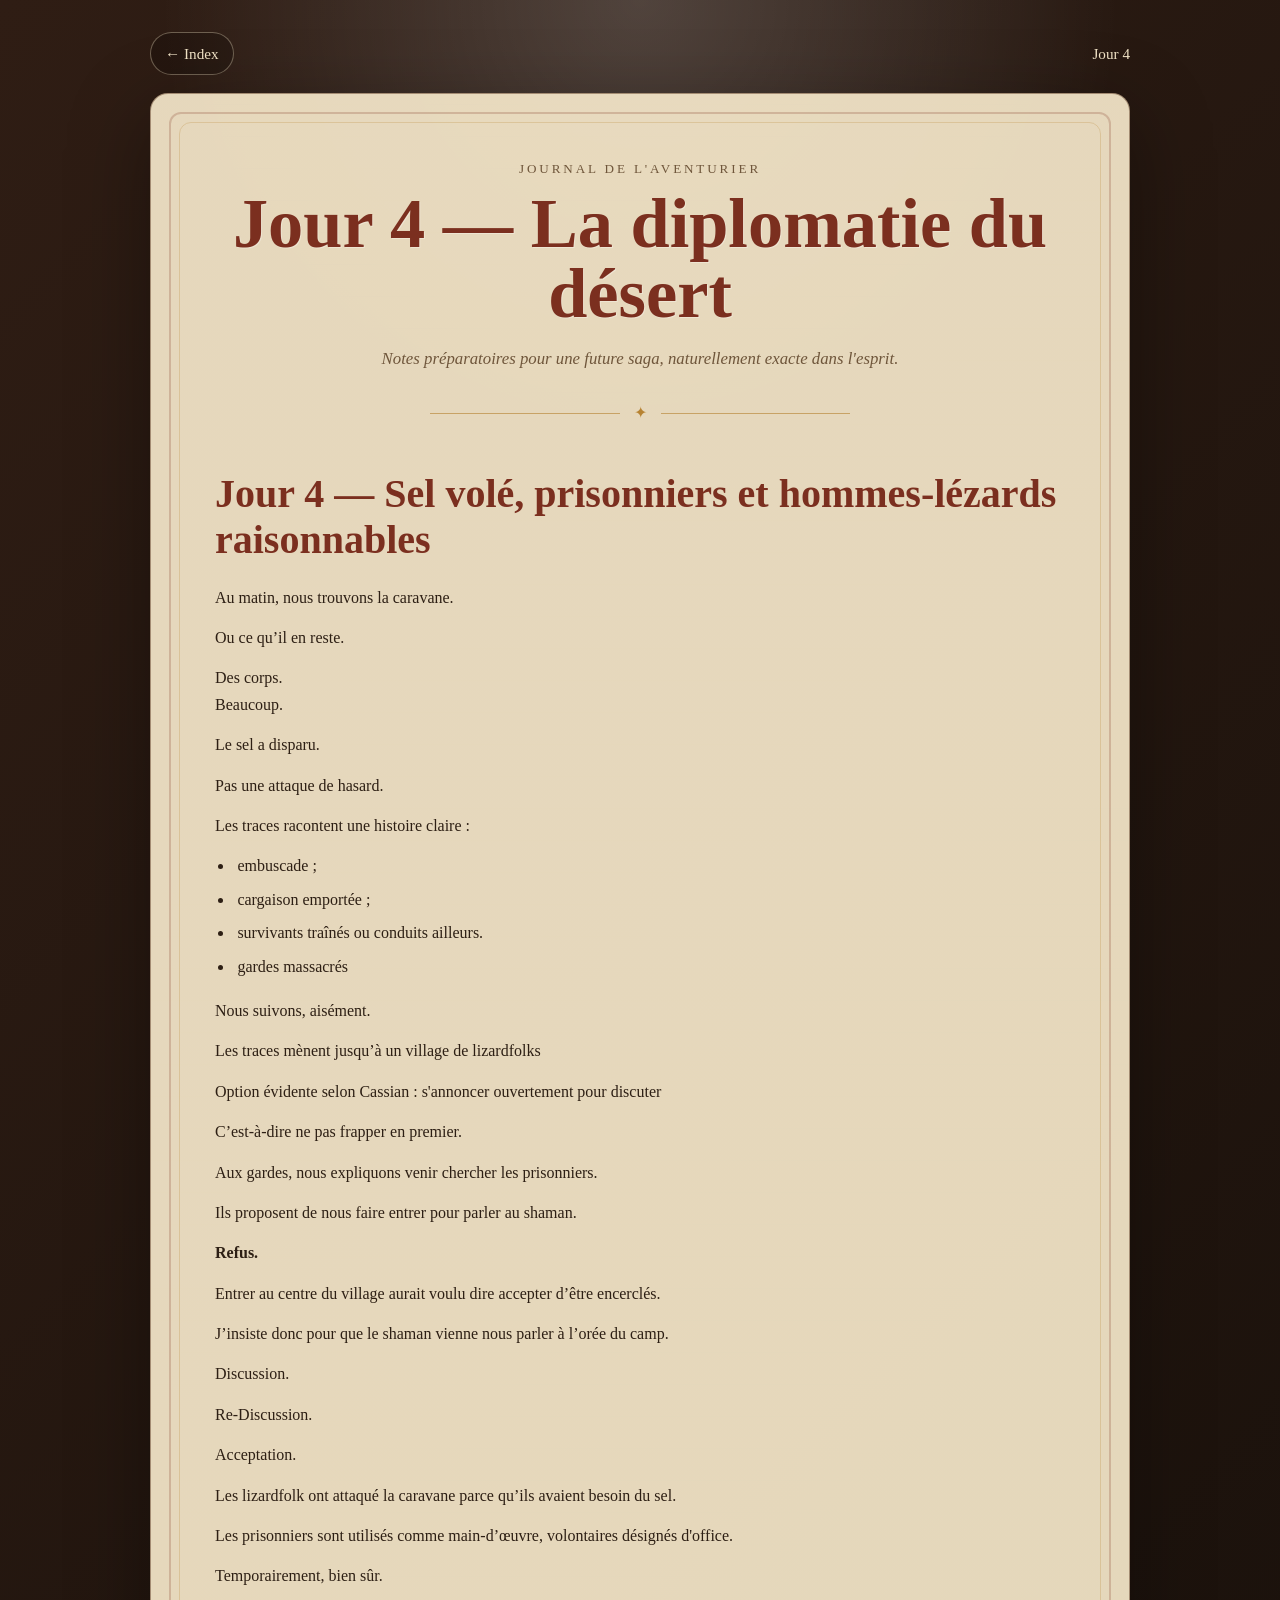
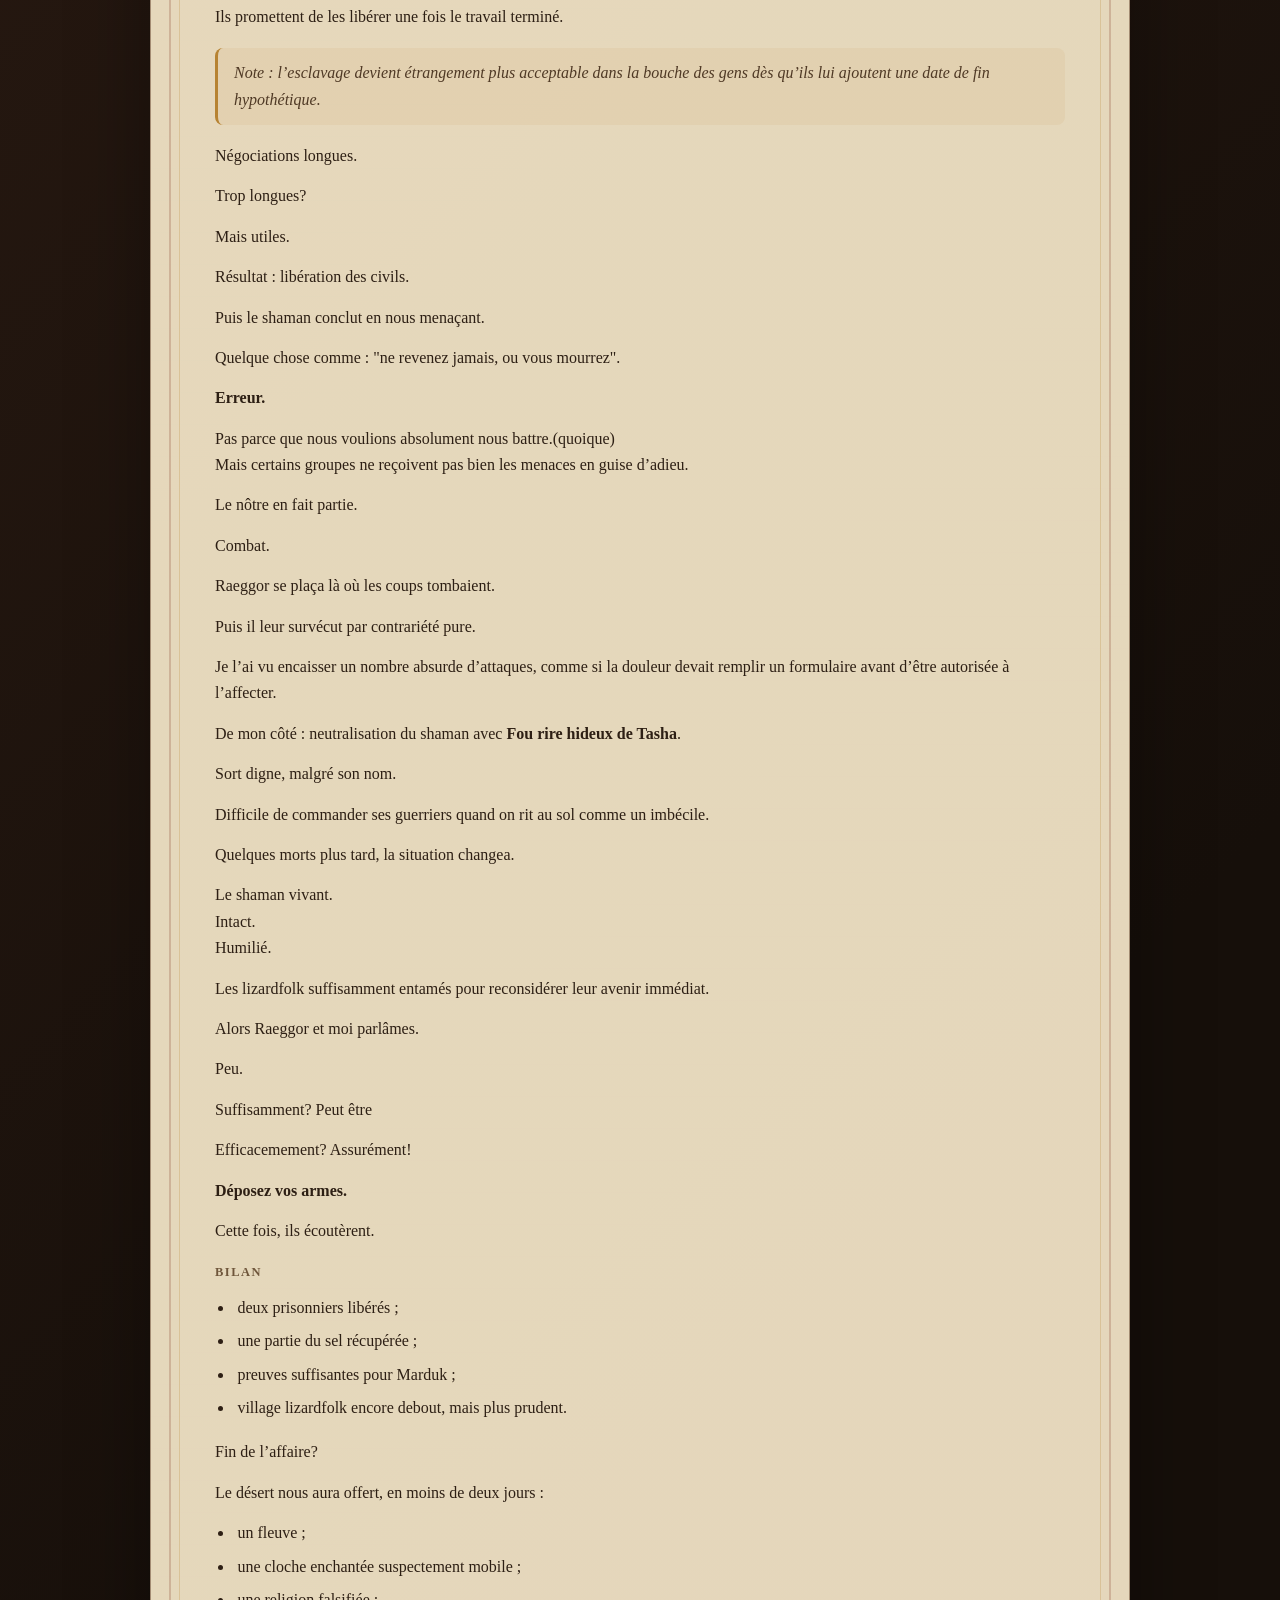
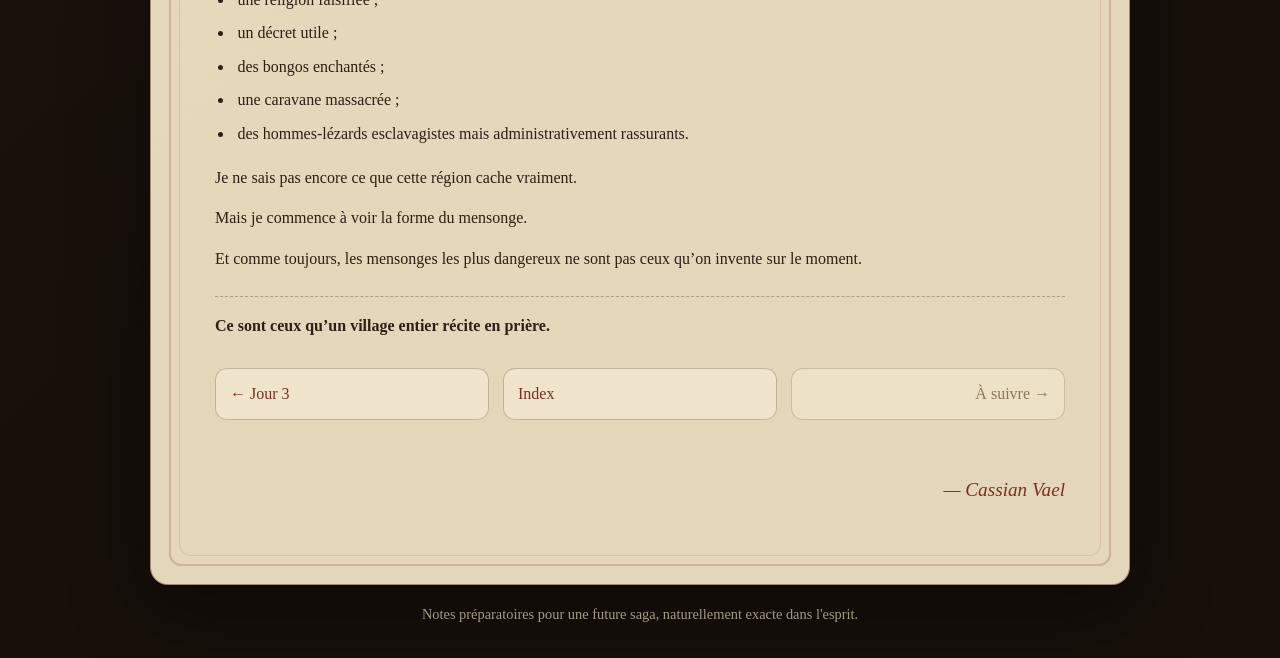
<file: jours/jour-04.html>
<!DOCTYPE html>
<html lang="fr">
<head>
  <meta charset="UTF-8">
  <meta name="viewport" content="width=device-width, initial-scale=1.0">
  <title>Jour 4 — Du Sel, Du Sang & Du Sable</title>
  <link rel="stylesheet" href="../assets/style.css">
</head>
<body>
  <div class="site-shell">
    <nav class="top-nav" aria-label="Navigation principale">
      <a href="../index.html">← Index</a>
      <span>Jour 4</span>
    </nav>

    <main class="page">
      <header>
        <p class="kicker">Journal de l'Aventurier</p>
        <h1>Jour 4 — La diplomatie du désert</h1>
        <p class="subtitle">Notes préparatoires pour une future saga, naturellement exacte dans l'esprit.</p>
        <div class="ornament">✦</div>
      </header>

      <section class="day">
        <h2><strong>Jour 4 — Sel volé, prisonniers et hommes-lézards raisonnables</strong></h2>

        <p>Au matin, nous trouvons la caravane.</p>

        <p>Ou ce qu’il en reste.</p>

        <p>Des corps.<br>
        Beaucoup.</p>

        <p>Le sel a disparu.</p>

        <p>Pas une attaque de hasard.</p>

        <p>Les traces racontent une histoire claire :</p>
        <ul>
          <li>embuscade ;</li>
          <li>cargaison emportée ;</li>
          <li>survivants traînés ou conduits ailleurs.</li>
          <li>gardes massacrés</li>
        </ul>

        <p>Nous suivons, aisément.</p>

        <p>Les traces mènent jusqu’à un village de lizardfolks </p>

        <p>Option évidente selon Cassian : s'annoncer ouvertement pour discuter</p>

        <p>C’est-à-dire ne pas frapper en premier.</p>

        <p>Aux gardes, nous expliquons venir chercher les prisonniers.</p>

        <p>Ils proposent de nous faire entrer pour parler au shaman.</p>

        <p><strong>Refus.</strong></p>

        <p>Entrer au centre du village aurait voulu dire accepter d’être encerclés.</p>

        <p>J’insiste donc pour que le shaman vienne nous parler à l’orée du camp.</p>

        <p>Discussion.</p>
        <p>Re-Discussion.</p>
        <p>Acceptation.</p>

        <p>Les lizardfolk ont attaqué la caravane parce qu’ils avaient besoin du sel.</p>

        <p>Les prisonniers sont utilisés comme main-d’œuvre, volontaires désignés d'office.</p>

        <p>Temporairement, bien sûr.</p>

        <p>Ils promettent de les libérer une fois le travail terminé.</p>

        <p class="note">Note : l’esclavage devient étrangement plus acceptable dans la bouche des gens dès qu’ils lui ajoutent une date de fin hypothétique.</p>

        <p>Négociations longues.</p>

        <p>Trop longues?</p>

        <p>Mais utiles.</p>

        <p>Résultat : libération des civils.</p>

        <p>Puis le shaman conclut en nous menaçant.</p>

        <p>Quelque chose comme : "ne revenez jamais, ou vous mourrez".</p>

        <p><strong>Erreur.</strong></p>

        <p>Pas parce que nous voulions absolument nous battre.(quoique) <br>
        Mais certains groupes ne reçoivent pas bien les menaces en guise d’adieu.</p>

        <p>Le nôtre en fait partie.</p>

        <p>Combat.</p>

        <p>Raeggor se plaça là où les coups tombaient.</p>

        <p>Puis il leur survécut par contrariété pure.</p>

        <p>Je l’ai vu encaisser un nombre absurde d’attaques, comme si la douleur devait remplir un formulaire avant d’être autorisée à l’affecter.</p>

        <p>De mon côté : neutralisation du shaman avec <strong>Fou rire hideux de Tasha</strong>.</p>

        <p>Sort digne, malgré son nom.</p>

        <p>Difficile de commander ses guerriers quand on rit au sol comme un imbécile.</p>

        <p>Quelques morts plus tard, la situation changea.</p>

        <p>Le shaman vivant.<br>
        Intact.<br>
        Humilié.</p>

        <p>Les lizardfolk suffisamment entamés pour reconsidérer leur avenir immédiat.</p>

        <p>Alors Raeggor et moi parlâmes.</p>

        <p>Peu.</p>

        <p>Suffisamment? Peut être</p>
        <p>Efficacemement? Assurément!</p>

        <p><strong>Déposez vos armes.</strong></p>

        <p>Cette fois, ils écoutèrent.</p>

        <p class="beat">Bilan</p>
        <ul>
          <li>deux prisonniers libérés ;</li>
          <li>une partie du sel récupérée ;</li>
          <li>preuves suffisantes pour Marduk ;</li>
          <li>village lizardfolk encore debout, mais plus prudent.</li>
        </ul>

        <p>Fin de l’affaire?</p>

        <p>Le désert nous aura offert, en moins de deux jours :</p>
        <ul>
          <li>un fleuve ;</li>
          <li>une cloche enchantée suspectement mobile ;</li>
          <li>une religion falsifiée ;</li>
          <li>un décret utile ;</li>
          <li>des bongos enchantés ;</li>
          <li>une caravane massacrée ;</li>
          <li>des hommes-lézards esclavagistes mais administrativement rassurants.</li>
        </ul>

        <p>Je ne sais pas encore ce que cette région cache vraiment.</p>

        <p>Mais je commence à voir la forme du mensonge.</p>

        <p>Et comme toujours, les mensonges les plus dangereux ne sont pas ceux qu’on invente sur le moment.</p>

        <p class="closing">Ce sont ceux qu’un village entier récite en prière.</p>
      </section>

      <nav class="bottom-nav" aria-label="Navigation entre les journées">
        <a class="prev" href="jour-03.html">← Jour 3</a>
        <a href="../index.html">Index</a>
        <span class="next">À suivre →</span>
      </nav>

      <p class="signature">— Cassian Vael</p>
    </main>

    <footer>Notes préparatoires pour une future saga, naturellement exacte dans l'esprit.</footer>
  </div>
</body>
</html>
</file>
<file: assets/style.css>
:root {
  --bg-1: #2f1d14;
  --bg-2: #160f0a;
  --paper: #f2e4c7;
  --paper-light: #fff6dc;
  --ink: #2d1f14;
  --muted: #6f563b;
  --accent: #7b2f1f;
  --gold: #b78332;
  --line: rgba(80, 48, 25, 0.28);
  --shadow: rgba(0, 0, 0, 0.35);
}

* {
  box-sizing: border-box;
}

html {
  scroll-behavior: smooth;
}

body {
  margin: 0;
  min-height: 100vh;
  padding: 32px 18px;
  background:
    radial-gradient(circle at top, rgba(255, 255, 255, 0.18), transparent 30rem),
    linear-gradient(135deg, var(--bg-1), var(--bg-2) 72%);
  color: var(--ink);
  font-family: Georgia, "Times New Roman", serif;
  line-height: 1.65;
}

a {
  color: var(--accent);
  text-decoration-thickness: 1px;
  text-underline-offset: 3px;
}

a:hover {
  color: #a13d28;
}

.site-shell {
  max-width: 980px;
  margin: 0 auto;
}

.top-nav {
  display: flex;
  justify-content: space-between;
  align-items: center;
  gap: 12px;
  margin: 0 auto 18px;
  color: var(--paper);
  font-size: 0.95rem;
}

.top-nav a {
  color: var(--paper);
  text-decoration: none;
  border: 1px solid rgba(242, 228, 199, 0.35);
  border-radius: 999px;
  padding: 8px 14px;
  background: rgba(0, 0, 0, 0.18);
}

.top-nav a:hover {
  background: rgba(255, 255, 255, 0.08);
}

.page {
  position: relative;
  overflow: hidden;
  padding: clamp(28px, 6vw, 64px);
  background:
    linear-gradient(rgba(242, 228, 199, 0.94), rgba(242, 228, 199, 0.94)),
    repeating-linear-gradient(0deg, transparent, transparent 31px, rgba(93, 62, 32, 0.08) 32px);
  border: 1px solid rgba(80, 48, 25, 0.45);
  border-radius: 18px;
  box-shadow: 0 24px 80px var(--shadow);
}

.page::before,
.page::after {
  content: "";
  position: absolute;
  pointer-events: none;
  border-radius: 12px;
}

.page::before {
  inset: 18px;
  border: 2px solid rgba(123, 47, 31, 0.22);
}

.page::after {
  inset: 28px;
  border: 1px solid rgba(183, 131, 50, 0.25);
}

.page > * {
  position: relative;
  z-index: 1;
}

header {
  text-align: center;
  margin-bottom: 44px;
}

.kicker {
  margin: 0 0 8px;
  color: var(--muted);
  font-size: 0.82rem;
  text-transform: uppercase;
  letter-spacing: 0.22em;
}

h1 {
  margin: 0;
  color: var(--accent);
  font-size: clamp(2.15rem, 7vw, 4.4rem);
  line-height: 1;
  text-shadow: 1px 1px 0 rgba(255, 255, 255, 0.32);
}

.subtitle {
  margin: 16px auto 0;
  max-width: 62ch;
  color: var(--muted);
  font-style: italic;
  font-size: 1.05rem;
}

.ornament {
  margin: 28px auto 0;
  width: min(65%, 420px);
  display: flex;
  align-items: center;
  gap: 14px;
  color: var(--gold);
}

.ornament::before,
.ornament::after {
  content: "";
  height: 1px;
  flex: 1;
  background: currentColor;
  opacity: 0.62;
}

.card-grid {
  display: grid;
  grid-template-columns: repeat(auto-fit, minmax(220px, 1fr));
  gap: 18px;
  margin-top: 28px;
}

.day-card {
  display: block;
  min-height: 185px;
  padding: 20px;
  background: rgba(255, 248, 226, 0.46);
  border: 1px solid var(--line);
  border-left: 5px solid var(--accent);
  border-radius: 14px;
  text-decoration: none;
  box-shadow: inset 0 0 0 1px rgba(255,255,255,0.16);
}

.day-card:hover {
  transform: translateY(-2px);
  transition: transform 160ms ease;
}

.day-card strong {
  display: block;
  margin-bottom: 10px;
  color: var(--accent);
  font-size: 1.25rem;
  line-height: 1.25;
}

.day-card span {
  color: var(--ink);
}

.day {
  margin: 0;
  padding: 0;
}

h2 {
  margin: 0 0 22px;
  color: var(--accent);
  font-size: clamp(1.7rem, 4vw, 2.5rem);
  line-height: 1.15;
}

p {
  margin: 0 0 14px;
}

ul {
  margin: 12px 0 18px 1.2rem;
  padding: 0;
}

li {
  margin: 7px 0;
  padding-left: 0.2rem;
}

.note {
  margin: 18px 0;
  padding: 12px 16px;
  border-left: 3px solid var(--gold);
  background: rgba(183, 131, 50, 0.08);
  color: #4f3925;
  font-style: italic;
  border-radius: 8px;
}

.beat {
  margin: 18px 0 8px;
  color: var(--muted);
  text-transform: uppercase;
  letter-spacing: 0.12em;
  font-size: 0.78rem;
  font-weight: bold;
}

.closing {
  margin-top: 24px;
  padding-top: 16px;
  border-top: 1px dashed rgba(80, 48, 25, 0.35);
  font-weight: bold;
}

.signature {
  margin-top: 54px;
  text-align: right;
  color: var(--accent);
  font-size: 1.2rem;
  font-style: italic;
}

.bottom-nav {
  display: flex;
  justify-content: space-between;
  gap: 14px;
  margin-top: 28px;
}

.bottom-nav a,
.bottom-nav span {
  flex: 1;
  padding: 12px 14px;
  border-radius: 12px;
  background: rgba(255, 248, 226, 0.42);
  border: 1px solid var(--line);
  text-decoration: none;
}

.bottom-nav .next {
  text-align: right;
}

.bottom-nav span {
  color: var(--muted);
  opacity: 0.75;
}

footer {
  margin: 18px 0 0;
  text-align: center;
  color: rgba(242, 228, 199, 0.78);
  font-size: 0.9rem;
}

/* Bloc journal : texte à gauche, image à droite */
.journal-split {
  display: flex;
  gap: 40px;
  align-items: center;
  margin: 30px 0;
}

/* Colonne texte */
.journal-texte {
  flex: 1 1 55%;
  min-width: 0;
}

/* Colonne image */
.journal-image {
  flex: 0 1 45%;
  min-width: 220px;
}

/* Empêche l'image de dépasser de sa colonne */
.journal-image img {
  display: block;
  width: 100%;
  max-width: 100%;
  height: auto;
  border-radius: 12px;

  -webkit-mask-image: radial-gradient(
    ellipse at center,
    black 72%,
    transparent 100%
  );
  mask-image: radial-gradient(
    ellipse at center,
    black 72%,
    transparent 100%
  );
}


@media (max-width: 768px) {
  .journal-split {
    flex-direction: column;
    align-items: stretch;
    gap: 20px;
  }

  .journal-image {
    min-width: 0;
  }
}

@media (max-width: 620px) {
  body {
    padding: 16px 10px;
  }

  .top-nav,
  .bottom-nav {
    flex-direction: column;
  }

  .bottom-nav .next {
    text-align: left;
  }
}

@media print {
  body {
    background: white;
    padding: 0;
  }

  .top-nav,
  .bottom-nav,
  footer {
    display: none;
  }

  .page {
    max-width: none;
    box-shadow: none;
    border-radius: 0;
  }
}
</file>
